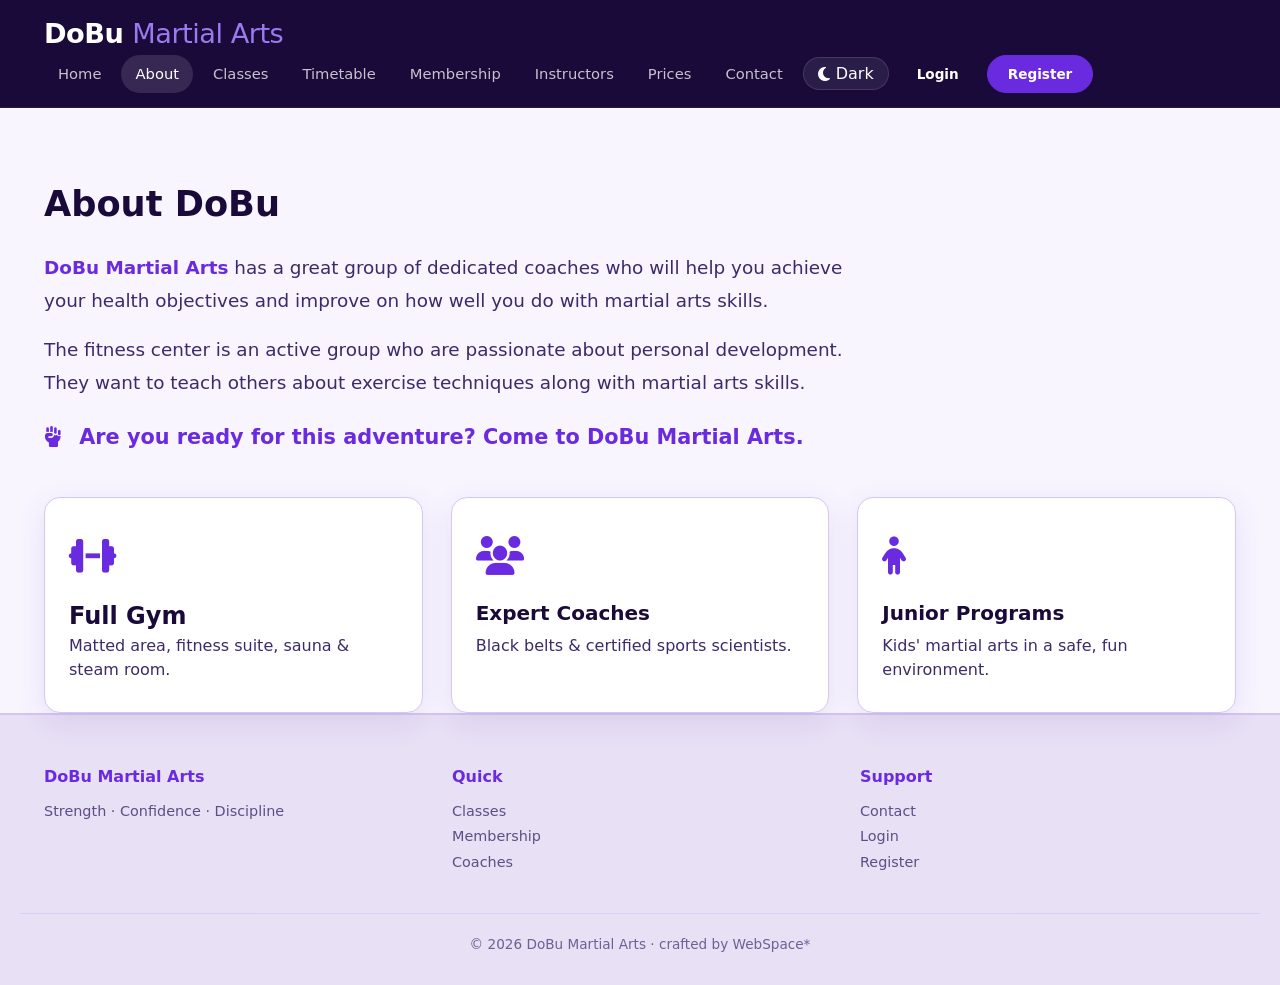
<file: about.html>
<!DOCTYPE html>
<html lang="en" data-theme="light">
<head>
    <meta charset="UTF-8" >
    <meta name="viewport" content="width=device-width, initial-scale=1.0" >
    <title>DoBu Martial Arts · About</title>
    <link rel="stylesheet" href="https://cdnjs.cloudflare.com/ajax/libs/font-awesome/6.5.0/css/all.min.css" >
    <link rel="stylesheet" href="css/about.css">
       
</head>
<body>

    <header>
        <div class="container header-flex">
            <a href="index.html" class="logo">DoBu <span>Martial Arts</span></a>
            <button class="hamburger" id="menuToggle" aria-label="menu">
                <i class="fas fa-bars"></i>
            </button>
            <nav class="nav-links" id="navLinks">
                <a href="index.html">Home</a>
                <a href="about.html" class="active">About</a>
                <a href="classes.html">Classes</a>
                <a href="timetable.html">Timetable</a>
                <a href="membership.html">Membership</a>
                <a href="instructors.html">Instructors</a>
                <a href="prices.html">Prices</a>
                <a href="contact.html">Contact</a>
                <div class="nav-actions">
                    <button class="theme-toggle" id="themeToggle">
                        <i class="fas fa-moon" id="themeIcon"></i>
                        <span id="themeLabel">Dark</span>
                    </button>
                    <a href="membership.html" id="loginNav">Login</a>
                    <a href="membership.html" id="registerNav">Register</a>
                </div>
            </nav>
        </div>
    </header>

    <section id="about" class="container" style="padding-top:70px;">
        <h1 class="section-title">About DoBu</h1>
        <div class="about-text">
            <p>
                <span class="highlight-text">DoBu Martial Arts</span> has a great group of dedicated coaches who will help you achieve your health objectives and improve on how well you do with martial arts skills. 
            </p>
            <p style="margin-top:16px;">
                The fitness center is an active group who are passionate about personal development. They want to teach others about exercise techniques along with martial arts skills.
            </p>
            <span class="cta-line">
                <i class="fas fa-fist-raised" style="color:var(--purple); margin-right:10px;"></i>
                Are you ready for this adventure? Come to DoBu Martial Arts.
            </span>
        </div>
        
        <div class="grid-3" style="margin-top:40px;">
            <div class="card">
                <div class="icon"><i class="fas fa-dumbbell"></i></div>
                <h2>Full Gym</h2>
                <p>Matted area, fitness suite, sauna &amp; steam room.</p>
            </div>
            <div class="card">
                <div class="icon"><i class="fas fa-users"></i></div>
                <h3>Expert Coaches</h3>
                <p>Black belts &amp; certified sports scientists.</p>
            </div>
            <div class="card">
                <div class="icon"><i class="fas fa-child"></i></div>
                <h3>Junior Programs</h3>
                <p>Kids' martial arts in a safe, fun environment.</p>
            </div>
        </div>
    </section>

    <footer>
        <div class="container footer-grid">
            <div>
                <h4>DoBu Martial Arts</h4>
                <p style="font-size:0.9rem;">Strength · Confidence · Discipline</p>
            </div>
            <div>
                <h4>Quick</h4>
                <a href="classes.html">Classes</a>
                <a href="membership.html">Membership</a>
                <a href="instructors.html">Coaches</a>
            </div>
            <div>
                <h4>Support</h4>
                <a href="contact.html">Contact</a>
                <a href="membership.html">Login</a>
                <a href="membership.html">Register</a>
            </div>
        </div>
        <div class="footer-bottom">© 2026 DoBu Martial Arts · crafted by WebSpace*</div>
    </footer>

    <script>
        (function() {
            const menuToggle = document.getElementById('menuToggle');
            const navLinks = document.getElementById('navLinks');
            if (menuToggle && navLinks) {
                menuToggle.addEventListener('click', function() {
                    navLinks.classList.toggle('open');
                });
            }

            const themeToggle = document.getElementById('themeToggle');
            const themeIcon = document.getElementById('themeIcon');
            const themeLabel = document.getElementById('themeLabel');
            const html = document.documentElement;

            const stored = localStorage.getItem('theme') || 'light';
            html.setAttribute('data-theme', stored);
            updateUI(stored);

            if (themeToggle) {
                themeToggle.addEventListener('click', function() {
                    const current = html.getAttribute('data-theme');
                    const next = current === 'light' ? 'dark' : 'light';
                    html.setAttribute('data-theme', next);
                    localStorage.setItem('theme', next);
                    updateUI(next);
                });
            }

            function updateUI(theme) {
                if (themeIcon && themeLabel) {
                    if (theme === 'dark') {
                        themeIcon.className = 'fas fa-sun';
                        themeLabel.textContent = 'Light';
                    } else {
                        themeIcon.className = 'fas fa-moon';
                        themeLabel.textContent = 'Dark';
                    }
                }
            }
        })();
    </script>
</body>
</html>
</file>
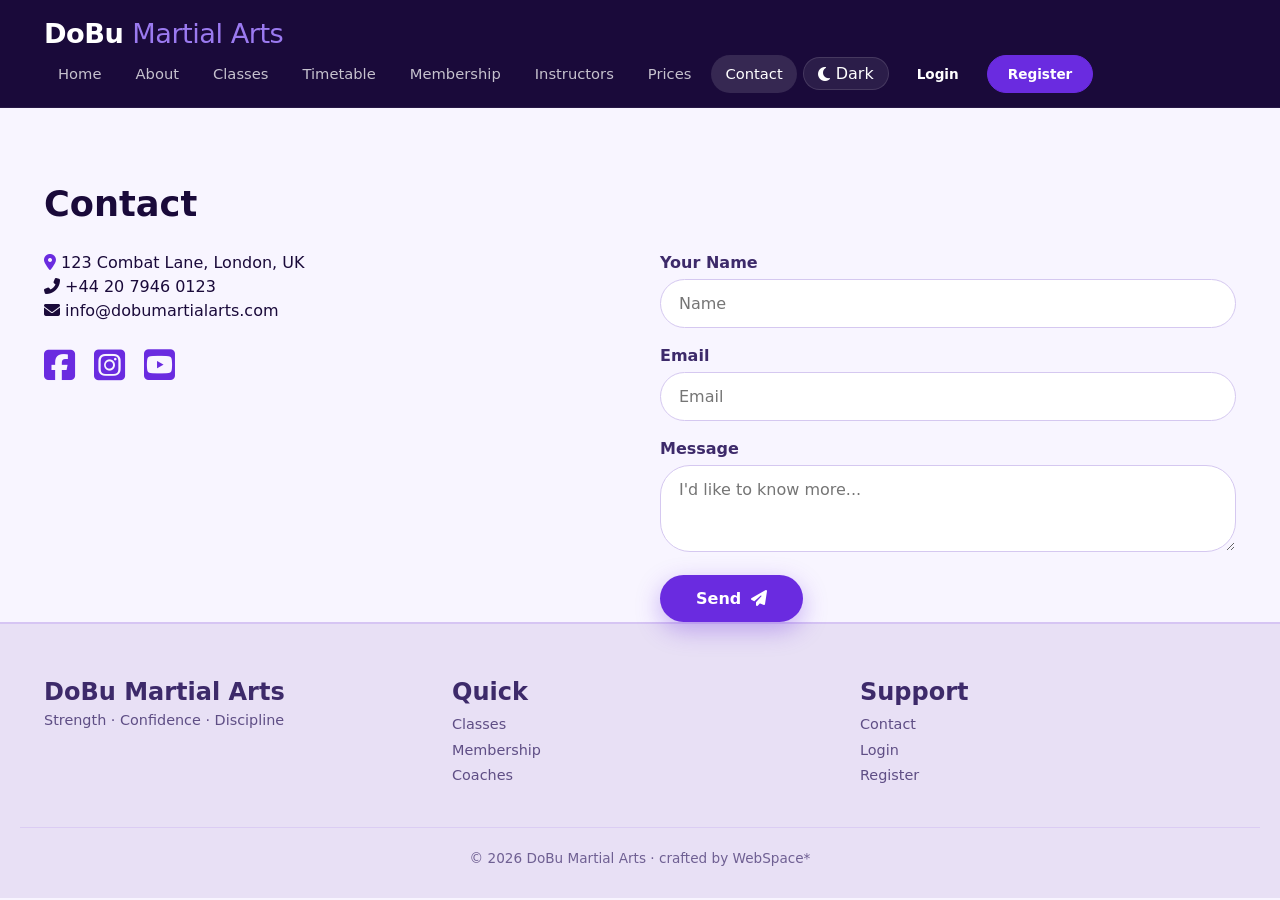
<file: contact.html>
<!DOCTYPE html>
<html lang="en" data-theme="light">
<head>
    <meta charset="UTF-8" >
    <meta name="viewport" content="width=device-width, initial-scale=1.0" >
    <title>DoBu Martial Arts · Contact</title>
    <link rel="stylesheet" href="https://cdnjs.cloudflare.com/ajax/libs/font-awesome/6.5.0/css/all.min.css" >
<link rel="stylesheet" href="css/contact.css">
</head>
<body>

    <header>
        <div class="container header-flex">
            <a href="index.html" class="logo">DoBu <span>Martial Arts</span></a>
            <button class="hamburger" id="menuToggle" aria-label="menu">
                <i class="fas fa-bars"></i>
            </button>
            <nav class="nav-links" id="navLinks">
                <a href="index.html">Home</a>
                <a href="about.html">About</a>
                <a href="classes.html">Classes</a>
                <a href="timetable.html">Timetable</a>
                <a href="membership.html">Membership</a>
                <a href="instructors.html">Instructors</a>
                <a href="prices.html">Prices</a>
                <a href="contact.html" class="active">Contact</a>
                <div class="nav-actions">
                    <button class="theme-toggle" id="themeToggle">
                        <i class="fas fa-moon" id="themeIcon"></i>
                        <span id="themeLabel">Dark</span>
                    </button>
                    <a href="membership.html" id="loginNav">Login</a>
                    <a href="membership.html" id="registerNav">Register</a>
                </div>
            </nav>
        </div>
    </header>

    <section id="contact" class="container" style="padding-top:70px;">
        <h1 class="section-title">Contact</h1>
        <div class="contact-grid">
            <div>
                <p><i class="fas fa-map-marker-alt" style="color:var(--purple);"></i> 123 Combat Lane, London, UK</p>
                <p><i class="fas fa-phone-alt"></i> +44 20 7946 0123</p>
                <p><i class="fas fa-envelope"></i> info@dobumartialarts.com</p>
                <div style="margin-top:24px;">
                    <i class="fab fa-facebook-square" style="font-size:2.2rem; margin-right:14px; color:var(--purple);"></i>
                    <i class="fab fa-instagram-square" style="font-size:2.2rem; margin-right:14px; color:var(--purple);"></i>
                    <i class="fab fa-youtube-square" style="font-size:2.2rem; color:var(--purple);"></i>
                </div>
            </div>
            <div>
                <div class="form-group"><label>Your Name</label><input type="text" placeholder="Name" ></div>
                <div class="form-group"><label>Email</label><input type="email" placeholder="Email" ></div>
                <div class="form-group"><label>Message</label><textarea rows="3" placeholder="I'd like to know more..."></textarea></div>
                <button class="btn-primary">Send <i class="fas fa-paper-plane"></i></button>
            </div>
        </div>
    </section>

    <footer>
        <div class="container footer-grid">
            <div>
                <h2>DoBu Martial Arts</h2>
                <p style="font-size:0.9rem;">Strength · Confidence · Discipline</p>
            </div>
            <div>
                <h2>Quick</h2>
                <a href="classes.html">Classes</a>
                <a href="membership.html">Membership</a>
                <a href="instructors.html">Coaches</a>
            </div>
            <div>
                <h2>Support</h2>
                <a href="contact.html">Contact</a>
                <a href="membership.html">Login</a>
                <a href="membership.html">Register</a>
            </div>
        </div>
        <div class="footer-bottom">© 2026 DoBu Martial Arts · crafted by WebSpace*</div>
    </footer>

    <script>
        (function() {
            const menuToggle = document.getElementById('menuToggle');
            const navLinks = document.getElementById('navLinks');
            if (menuToggle && navLinks) {
                menuToggle.addEventListener('click', function() {
                    navLinks.classList.toggle('open');
                });
            }

            const themeToggle = document.getElementById('themeToggle');
            const themeIcon = document.getElementById('themeIcon');
            const themeLabel = document.getElementById('themeLabel');
            const html = document.documentElement;

            const stored = localStorage.getItem('theme') || 'light';
            html.setAttribute('data-theme', stored);
            updateUI(stored);

            if (themeToggle) {
                themeToggle.addEventListener('click', function() {
                    const current = html.getAttribute('data-theme');
                    const next = current === 'light' ? 'dark' : 'light';
                    html.setAttribute('data-theme', next);
                    localStorage.setItem('theme', next);
                    updateUI(next);
                });
            }

            function updateUI(theme) {
                if (themeIcon && themeLabel) {
                    if (theme === 'dark') {
                        themeIcon.className = 'fas fa-sun';
                        themeLabel.textContent = 'Light';
                    } else {
                        themeIcon.className = 'fas fa-moon';
                        themeLabel.textContent = 'Dark';
                    }
                }
            }
        })();
    </script>
</body>
</html>
</file>
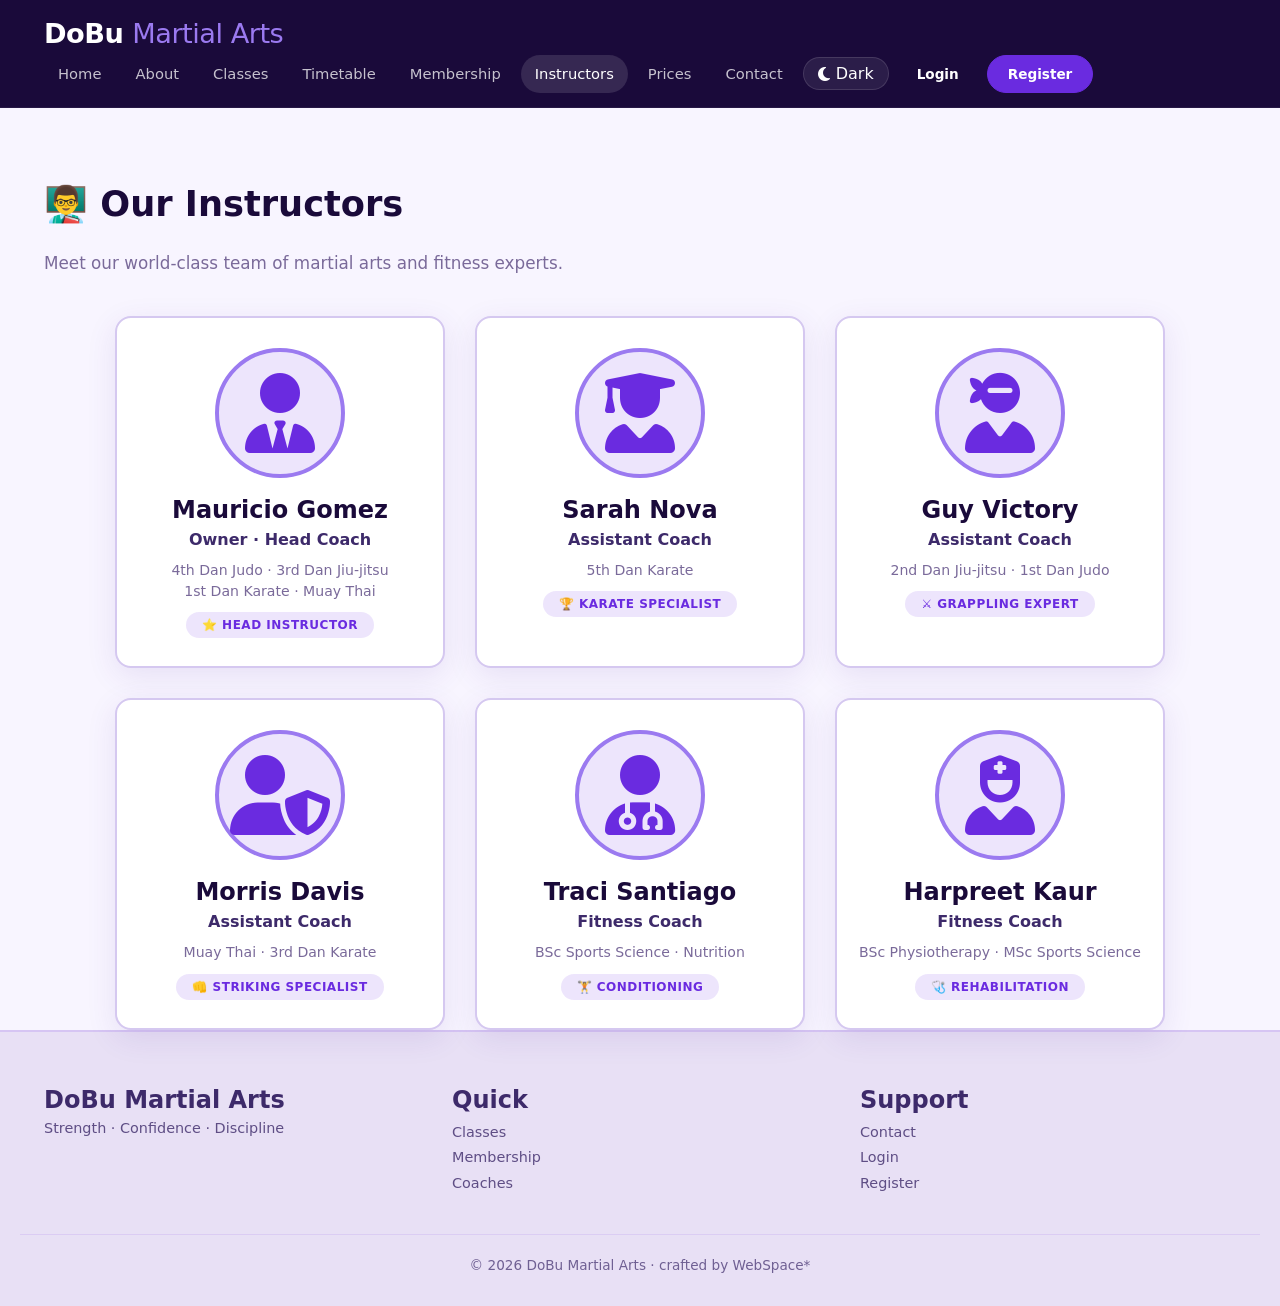
<file: instructors.html>
<!DOCTYPE html>
<html lang="en" data-theme="light">
<head>
    <meta charset="UTF-8" >
    <meta name="viewport" content="width=device-width, initial-scale=1.0" >
    <title>DoBu Martial Arts · Instructors</title>
    <link rel="stylesheet" href="https://cdnjs.cloudflare.com/ajax/libs/font-awesome/6.5.0/css/all.min.css" >
    <link rel="stylesheet" href="css/instructors.css">

</head>
<body>

    <header>
        <div class="container header-flex">
            <a href="index.html" class="logo">DoBu <span>Martial Arts</span></a>
            <button class="hamburger" id="menuToggle" aria-label="menu">
                <i class="fas fa-bars"></i>
            </button>
            <nav class="nav-links" id="navLinks">
                <a href="index.html">Home</a>
                <a href="about.html">About</a>
                <a href="classes.html">Classes</a>
                <a href="timetable.html">Timetable</a>
                <a href="membership.html">Membership</a>
                <a href="instructors.html" class="active">Instructors</a>
                <a href="prices.html">Prices</a>
                <a href="contact.html">Contact</a>
                <div class="nav-actions">
                    <button class="theme-toggle" id="themeToggle">
                        <i class="fas fa-moon" id="themeIcon"></i>
                        <span id="themeLabel">Dark</span>
                    </button>
                    <a href="membership.html" id="loginNav">Login</a>
                    <a href="membership.html" id="registerNav">Register</a>
                </div>
            </nav>
        </div>
    </header>

    <section id="instructors" class="container" style="padding-top:70px;">
        <h1 class="section-title">👨‍🏫 Our Instructors</h1>
        <p class="section-sub">Meet our world-class team of martial arts and fitness experts.</p>
        <div class="instructor-grid">
            <div class="instructor-item">
                <div class="instructor-avatar"><i class="fas fa-user-tie"></i></div>
                <h2>Mauricio Gomez</h2>
                <div class="title">Owner · Head Coach</div>
                <p>4th Dan Judo · 3rd Dan Jiu-jitsu<br>1st Dan Karate · Muay Thai</p>
                <span class="badge">⭐ Head Instructor</span>
            </div>
            <div class="instructor-item">
                <div class="instructor-avatar"><i class="fas fa-user-graduate"></i></div>
                <h2>Sarah Nova</h2>
                <div class="title">Assistant Coach</div>
                <p>5th Dan Karate</p>
                <span class="badge">🏆 Karate Specialist</span>
            </div>
            <div class="instructor-item">
                <div class="instructor-avatar"><i class="fas fa-user-ninja"></i></div>
                <h2>Guy Victory</h2>
                <div class="title">Assistant Coach</div>
                <p>2nd Dan Jiu-jitsu · 1st Dan Judo</p>
                <span class="badge">⚔️ Grappling Expert</span>
            </div>
            <div class="instructor-item">
                <div class="instructor-avatar"><i class="fas fa-user-shield"></i></div>
                <h2>Morris Davis</h2>
                <div class="title">Assistant Coach</div>
                <p>Muay Thai · 3rd Dan Karate</p>
                <span class="badge">👊 Striking Specialist</span>
            </div>
            <div class="instructor-item">
                <div class="instructor-avatar"><i class="fas fa-user-md"></i></div>
                <h2>Traci Santiago</h2>
                <div class="title">Fitness Coach</div>
                <p>BSc Sports Science · Nutrition</p>
                <span class="badge">🏋️ Conditioning</span>
            </div>
            <div class="instructor-item">
                <div class="instructor-avatar"><i class="fas fa-user-nurse"></i></div>
                <h2>Harpreet Kaur</h2>
                <div class="title">Fitness Coach</div>
                <p>BSc Physiotherapy · MSc Sports Science</p>
                <span class="badge">🩺 Rehabilitation</span>
            </div>
        </div>
    </section>

    <footer>
        <div class="container footer-grid">
            <div>
                <h2>DoBu Martial Arts</h2>
                <p style="font-size:0.9rem;">Strength · Confidence · Discipline</p>
            </div>
            <div>
                <h2>Quick</h2>
                <a href="classes.html">Classes</a>
                <a href="membership.html">Membership</a>
                <a href="instructors.html">Coaches</a>
            </div>
            <div>
                <h2>Support</h2>
                <a href="contact.html">Contact</a>
                <a href="membership.html">Login</a>
                <a href="membership.html">Register</a>
            </div>
        </div>
        <div class="footer-bottom">© 2026 DoBu Martial Arts · crafted by WebSpace*</div>
    </footer>

    <script>
        (function() {
            const menuToggle = document.getElementById('menuToggle');
            const navLinks = document.getElementById('navLinks');
            if (menuToggle && navLinks) {
                menuToggle.addEventListener('click', function() {
                    navLinks.classList.toggle('open');
                });
            }

            const themeToggle = document.getElementById('themeToggle');
            const themeIcon = document.getElementById('themeIcon');
            const themeLabel = document.getElementById('themeLabel');
            const html = document.documentElement;

            const stored = localStorage.getItem('theme') || 'light';
            html.setAttribute('data-theme', stored);
            updateUI(stored);

            if (themeToggle) {
                themeToggle.addEventListener('click', function() {
                    const current = html.getAttribute('data-theme');
                    const next = current === 'light' ? 'dark' : 'light';
                    html.setAttribute('data-theme', next);
                    localStorage.setItem('theme', next);
                    updateUI(next);
                });
            }

            function updateUI(theme) {
                if (themeIcon && themeLabel) {
                    if (theme === 'dark') {
                        themeIcon.className = 'fas fa-sun';
                        themeLabel.textContent = 'Light';
                    } else {
                        themeIcon.className = 'fas fa-moon';
                        themeLabel.textContent = 'Dark';
                    }
                }
            }
        })();
    </script>
</body>
</html>
</file>
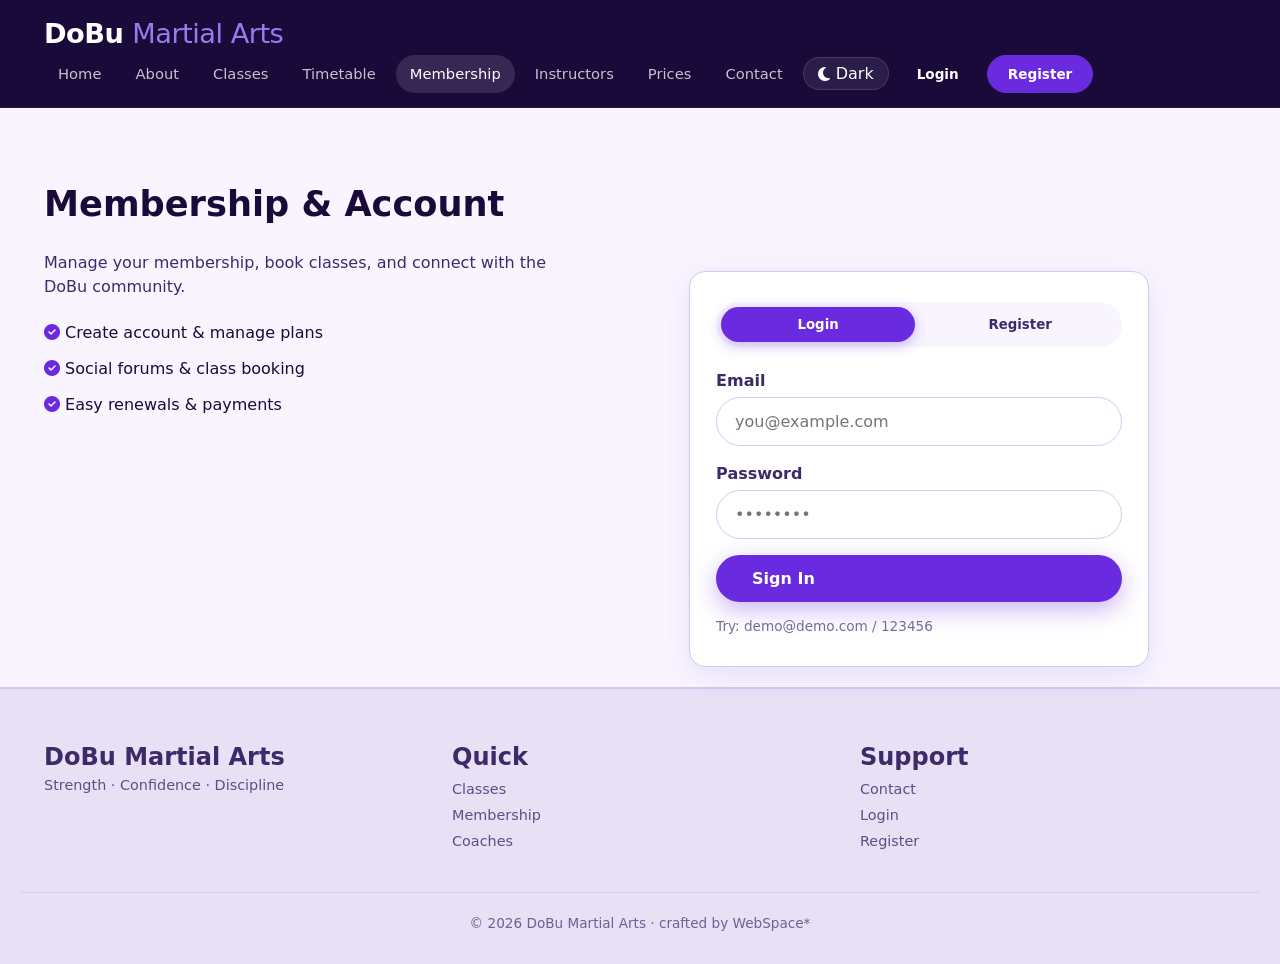
<file: membership.html>
<!DOCTYPE html>
<html lang="en" data-theme="light">
<head>
    <meta charset="UTF-8" >
    <meta name="viewport" content="width=device-width, initial-scale=1.0" >
    <title>DoBu Martial Arts · Membership</title>
    <link rel="stylesheet" href="https://cdnjs.cloudflare.com/ajax/libs/font-awesome/6.5.0/css/all.min.css" >
    <link rel="stylesheet" href="css/membership.css">
</head>
<body>

    <header>
        <div class="container header-flex">
            <a href="index.html" class="logo">DoBu <span>Martial Arts</span></a>
            <button class="hamburger" id="menuToggle" aria-label="menu">
                <i class="fas fa-bars"></i>
            </button>
            <nav class="nav-links" id="navLinks">
                <a href="index.html">Home</a>
                <a href="about.html">About</a>
                <a href="classes.html">Classes</a>
                <a href="timetable.html">Timetable</a>
                <a href="membership.html" class="active">Membership</a>
                <a href="instructors.html">Instructors</a>
                <a href="prices.html">Prices</a>
                <a href="contact.html">Contact</a>
                <div class="nav-actions">
                    <button class="theme-toggle" id="themeToggle">
                        <i class="fas fa-moon" id="themeIcon"></i>
                        <span id="themeLabel">Dark</span>
                    </button>
                    <a href="membership.html" id="loginNav">Login</a>
                    <a href="membership.html" id="registerNav">Register</a>
                </div>
            </nav>
        </div>
    </header>

    <section id="membership" class="container" style="padding-top:70px;">
        <h1 class="section-title">Membership &amp; Account</h1>
        <div style="display:flex; flex-wrap:wrap; gap:30px; align-items:flex-start;">
            <div style="flex:1; min-width:220px;">
                <p style="color:var(--text-secondary);">Manage your membership, book classes, and connect with the DoBu community.</p>
                <ul style="list-style:none; margin-top:16px;">
                    <li style="padding:6px 0;"><i class="fas fa-check-circle" style="color:var(--purple);"></i> Create account &amp; manage plans</li>
                    <li style="padding:6px 0;"><i class="fas fa-check-circle" style="color:var(--purple);"></i> Social forums &amp; class booking</li>
                    <li style="padding:6px 0;"><i class="fas fa-check-circle" style="color:var(--purple);"></i> Easy renewals &amp; payments</li>
                </ul>
            </div>
            <div style="flex:1.2; min-width:280px;">
                <div class="auth-panel">
                    <div class="toggle-tab" id="authToggle">
                        <button class="active" data-form="loginForm" id="loginTab">Login</button>
                        <button data-form="registerForm" id="registerTab">Register</button>
                    </div>
                    <div id="loginForm" class="auth-form">
                        <div class="form-group"><label>Email</label><input type="email" id="loginEmail" placeholder="you@example.com" ></div>
                        <div class="form-group"><label>Password</label><input type="password" id="loginPassword" placeholder="••••••••" ></div>
                        <button class="btn-primary" id="loginBtn" style="width:100%;">Sign In</button>
                        <p class="text-muted" style="margin-top:14px; font-size:0.85rem;">Try: demo@demo.com / 123456</p>
                    </div>
                    <div id="registerForm" class="auth-form hidden">
                        <div class="form-group"><label>Full Name</label><input type="text" id="regName" placeholder="John Doe" ></div>
                        <div class="form-group"><label>Email</label><input type="email" id="regEmail" placeholder="you@example.com"></div>
                        <div class="form-group"><label>Password</label><input type="password" id="regPassword" placeholder="create password" ></div>
                        <button class="btn-primary" id="registerBtn" style="width:100%;">Create Account</button>
                        <p class="text-muted" style="margin-top:14px; font-size:0.85rem;">Join the DoBu family</p>
                    </div>
                </div>
            </div>
        </div>
    </section>

    <footer>
        <div class="container footer-grid">
            <div>
                <h2>DoBu Martial Arts</h2>
                <p style="font-size:0.9rem;">Strength · Confidence · Discipline</p>
            </div>
            <div>
                <h2>Quick</h2>
                <a href="classes.html">Classes</a>
                <a href="membership.html">Membership</a>
                <a href="instructors.html">Coaches</a>
            </div>
            <div>
                <h2>Support</h2>
                <a href="contact.html">Contact</a>
                <a href="membership.html">Login</a>
                <a href="membership.html">Register</a>
            </div>
        </div>
        <div class="footer-bottom">© 2026 DoBu Martial Arts · crafted by WebSpace*</div>
    </footer>

    <script>
        (function() {
            const menuToggle = document.getElementById('menuToggle');
            const navLinks = document.getElementById('navLinks');
            if (menuToggle && navLinks) {
                menuToggle.addEventListener('click', function() {
                    navLinks.classList.toggle('open');
                });
            }

            const loginNav = document.getElementById('loginNav');
            const registerNav = document.getElementById('registerNav');
            const loginTab = document.getElementById('loginTab');
            const registerTab = document.getElementById('registerTab');
            const loginForm = document.getElementById('loginForm');
            const registerForm = document.getElementById('registerForm');

            function setActiveForm(formId) {
                if (!loginForm || !registerForm) return;
                if (formId === 'loginForm') {
                    loginForm.classList.remove('hidden');
                    registerForm.classList.add('hidden');
                    if (loginTab) loginTab.classList.add('active');
                    if (registerTab) registerTab.classList.remove('active');
                } else {
                    loginForm.classList.add('hidden');
                    registerForm.classList.remove('hidden');
                    if (registerTab) registerTab.classList.add('active');
                    if (loginTab) loginTab.classList.remove('active');
                }
            }

            const toggleBtns = document.querySelectorAll('#authToggle button');
            if (toggleBtns.length) {
                toggleBtns.forEach(btn => {
                    btn.addEventListener('click', function() {
                        setActiveForm(this.dataset.form);
                    });
                });
            }

            if (loginNav) {
                loginNav.addEventListener('click', function(e) {
                    e.preventDefault();
                    setTimeout(() => setActiveForm('loginForm'), 100);
                });
            }

            if (registerNav) {
                registerNav.addEventListener('click', function(e) {
                    e.preventDefault();
                    setTimeout(() => setActiveForm('registerForm'), 100);
                });
            }

            const loginBtn = document.getElementById('loginBtn');
            const loginEmail = document.getElementById('loginEmail');
            const loginPassword = document.getElementById('loginPassword');

            if (loginBtn) {
                loginBtn.addEventListener('click', function(e) {
                    e.preventDefault();
                    const email = loginEmail.value.trim();
                    const password = loginPassword.value.trim();

                    if (email === '' || password === '') {
                        alert('⚠️ Please enter both email and password.');
                        return;
                    }
                    if (!email.includes('@') || !email.includes('.')) {
                        alert('⚠️ Please enter a valid email address.');
                        return;
                    }
                    alert('✅ Login successful! Welcome to DoBu Martial Arts, ' + email.split('@')[0] + '! 🎉');
                });
            }

            const registerBtn = document.getElementById('registerBtn');
            const regName = document.getElementById('regName');
            const regEmail = document.getElementById('regEmail');
            const regPassword = document.getElementById('regPassword');

            if (registerBtn) {
                registerBtn.addEventListener('click', function(e) {
                    e.preventDefault();
                    const name = regName.value.trim();
                    const email = regEmail.value.trim();
                    const password = regPassword.value.trim();

                    if (name === '' || email === '' || password === '') {
                        alert('⚠️ Please fill in all fields (Name, Email, Password).');
                        return;
                    }
                    if (!email.includes('@') || !email.includes('.')) {
                        alert('⚠️ Please enter a valid email address.');
                        return;
                    }
                    if (password.length < 6) {
                        alert('⚠️ Password must be at least 6 characters long.');
                        return;
                    }
                    alert('🎉 Account created successfully! Welcome to DoBu Martial Arts, ' + name + '! 🥋');
                    regName.value = '';
                    regEmail.value = '';
                    regPassword.value = '';
                });
            }

            const themeToggle = document.getElementById('themeToggle');
            const themeIcon = document.getElementById('themeIcon');
            const themeLabel = document.getElementById('themeLabel');
            const html = document.documentElement;

            const stored = localStorage.getItem('theme') || 'light';
            html.setAttribute('data-theme', stored);
            updateUI(stored);

            if (themeToggle) {
                themeToggle.addEventListener('click', function() {
                    const current = html.getAttribute('data-theme');
                    const next = current === 'light' ? 'dark' : 'light';
                    html.setAttribute('data-theme', next);
                    localStorage.setItem('theme', next);
                    updateUI(next);
                });
            }

            function updateUI(theme) {
                if (themeIcon && themeLabel) {
                    if (theme === 'dark') {
                        themeIcon.className = 'fas fa-sun';
                        themeLabel.textContent = 'Light';
                    } else {
                        themeIcon.className = 'fas fa-moon';
                        themeLabel.textContent = 'Dark';
                    }
                }
            }
        })();
    </script>
</body>
</html>
</file>
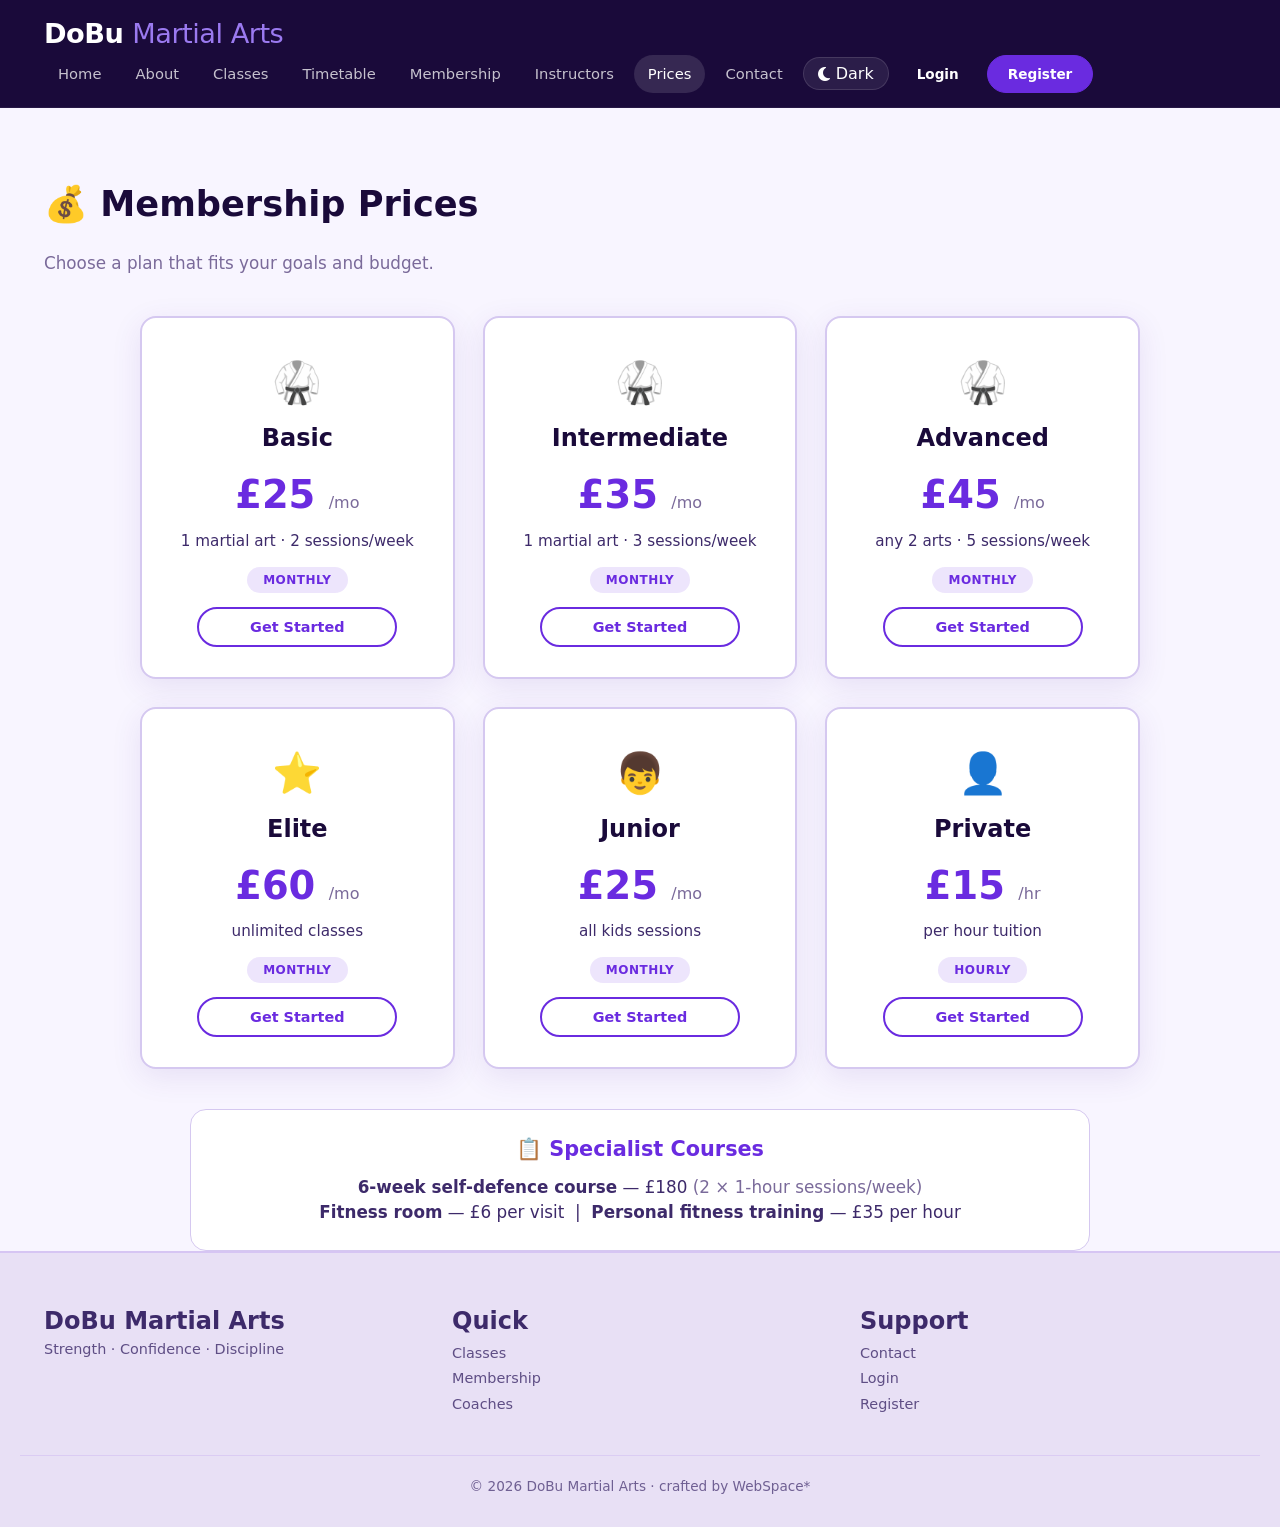
<file: prices.html>
<!DOCTYPE html>
<html lang="en" data-theme="light">
<head>
    <meta charset="UTF-8" >
    <meta name="viewport" content="width=device-width, initial-scale=1.0">
    <title>DoBu Martial Arts · Prices</title>
    <link rel="stylesheet" href="https://cdnjs.cloudflare.com/ajax/libs/font-awesome/6.5.0/css/all.min.css" >
    <link rel="stylesheet" href="css/prices.css">
  
</head>
<body>

    <header>
        <div class="container header-flex">
            <a href="index.html" class="logo">DoBu <span>Martial Arts</span></a>
            <button class="hamburger" id="menuToggle" aria-label="menu">
                <i class="fas fa-bars"></i>
            </button>
            <nav class="nav-links" id="navLinks">
                <a href="index.html">Home</a>
                <a href="about.html">About</a>
                <a href="classes.html">Classes</a>
                <a href="timetable.html">Timetable</a>
                <a href="membership.html">Membership</a>
                <a href="instructors.html">Instructors</a>
                <a href="prices.html" class="active">Prices</a>
                <a href="contact.html">Contact</a>
                <div class="nav-actions">
                    <button class="theme-toggle" id="themeToggle">
                        <i class="fas fa-moon" id="themeIcon"></i>
                        <span id="themeLabel">Dark</span>
                    </button>
                    <a href="membership.html" id="loginNav">Login</a>
                    <a href="membership.html" id="registerNav">Register</a>
                </div>
            </nav>
        </div>
    </header>

    <section id="prices" class="container" style="padding-top:70px;">
        <h1 class="section-title">💰 Membership Prices</h1>
        <p class="section-sub">Choose a plan that fits your goals and budget.</p>
        
        <div class="plans-grid">
            <div class="plan">
                <div class="plan-icon">🥋</div>
                <h2>Basic</h2>
                <div class="price">£25 <small>/mo</small></div>
                <div class="description">1 martial art · 2 sessions/week</div>
                <span class="plan-badge">Monthly</span>
                <button class="btn-outline">Get Started</button>
            </div>
            <div class="plan">
                <div class="plan-icon">🥋</div>
                <h2>Intermediate</h2>
                <div class="price">£35 <small>/mo</small></div>
                <div class="description">1 martial art · 3 sessions/week</div>
                <span class="plan-badge">Monthly</span>
                <button class="btn-outline">Get Started</button>
            </div>
            <div class="plan">
                <div class="plan-icon">🥋</div>
                <h2>Advanced</h2>
                <div class="price">£45 <small>/mo</small></div>
                <div class="description">any 2 arts · 5 sessions/week</div>
                <span class="plan-badge">Monthly</span>
                <button class="btn-outline">Get Started</button>
            </div>
            <div class="plan">
                <div class="plan-icon">⭐</div>
                <h2>Elite</h2>
                <div class="price">£60 <small>/mo</small></div>
                <div class="description">unlimited classes</div>
                <span class="plan-badge">Monthly</span>
                <button class="btn-outline">Get Started</button>
            </div>
            <div class="plan">
                <div class="plan-icon">👦</div>
                <h2>Junior</h2>
                <div class="price">£25 <small>/mo</small></div>
                <div class="description">all kids sessions</div>
                <span class="plan-badge">Monthly</span>
                <button class="btn-outline">Get Started</button>
            </div>
            <div class="plan">
                <div class="plan-icon">👤</div>
                <h2>Private</h2>
                <div class="price">£15 <small>/hr</small></div>
                <div class="description">per hour tuition</div>
                <span class="plan-badge">Hourly</span>
                <button class="btn-outline">Get Started</button>
            </div>
        </div>

        <div style="margin-top:40px; background:var(--bg-card); padding:24px 32px; border-radius:var(--radius); border:1px solid var(--border-light); text-align:center; max-width:900px; margin-left:auto; margin-right:auto;">
            <h2 style="color:var(--purple); margin-bottom:10px; font-size:1.3rem;">📋 Specialist Courses</h2>
            <p style="color:var(--text-secondary); font-size:1.05rem;">
                <strong>6‑week self‑defence course</strong> — £180 <span style="color:var(--text-muted);">(2 × 1-hour sessions/week)</span><br>
                <strong>Fitness room</strong> — £6 per visit &nbsp;|&nbsp; <strong>Personal fitness training</strong> — £35 per hour
            </p>
        </div>
    </section>

    <footer>
        <div class="container footer-grid">
            <div>
                <h2>DoBu Martial Arts</h2>
                <p style="font-size:0.9rem;">Strength · Confidence · Discipline</p>
            </div>
            <div>
                <h2>Quick</h2>
                <a href="classes.html">Classes</a>
                <a href="membership.html">Membership</a>
                <a href="instructors.html">Coaches</a>
            </div>
            <div>
                <h2>Support</h2>
                <a href="contact.html">Contact</a>
                <a href="membership.html">Login</a>
                <a href="membership.html">Register</a>
            </div>
        </div>
        <div class="footer-bottom">© 2026 DoBu Martial Arts · crafted by WebSpace*</div>
    </footer>

    <script>
        (function() {
            const menuToggle = document.getElementById('menuToggle');
            const navLinks = document.getElementById('navLinks');
            if (menuToggle && navLinks) {
                menuToggle.addEventListener('click', function() {
                    navLinks.classList.toggle('open');
                });
            }

            const themeToggle = document.getElementById('themeToggle');
            const themeIcon = document.getElementById('themeIcon');
            const themeLabel = document.getElementById('themeLabel');
            const html = document.documentElement;

            const stored = localStorage.getItem('theme') || 'light';
            html.setAttribute('data-theme', stored);
            updateUI(stored);

            if (themeToggle) {
                themeToggle.addEventListener('click', function() {
                    const current = html.getAttribute('data-theme');
                    const next = current === 'light' ? 'dark' : 'light';
                    html.setAttribute('data-theme', next);
                    localStorage.setItem('theme', next);
                    updateUI(next);
                });
            }

            function updateUI(theme) {
                if (themeIcon && themeLabel) {
                    if (theme === 'dark') {
                        themeIcon.className = 'fas fa-sun';
                        themeLabel.textContent = 'Light';
                    } else {
                        themeIcon.className = 'fas fa-moon';
                        themeLabel.textContent = 'Dark';
                    }
                }
            }
        })();
    </script>
</body>
</html>
</file>
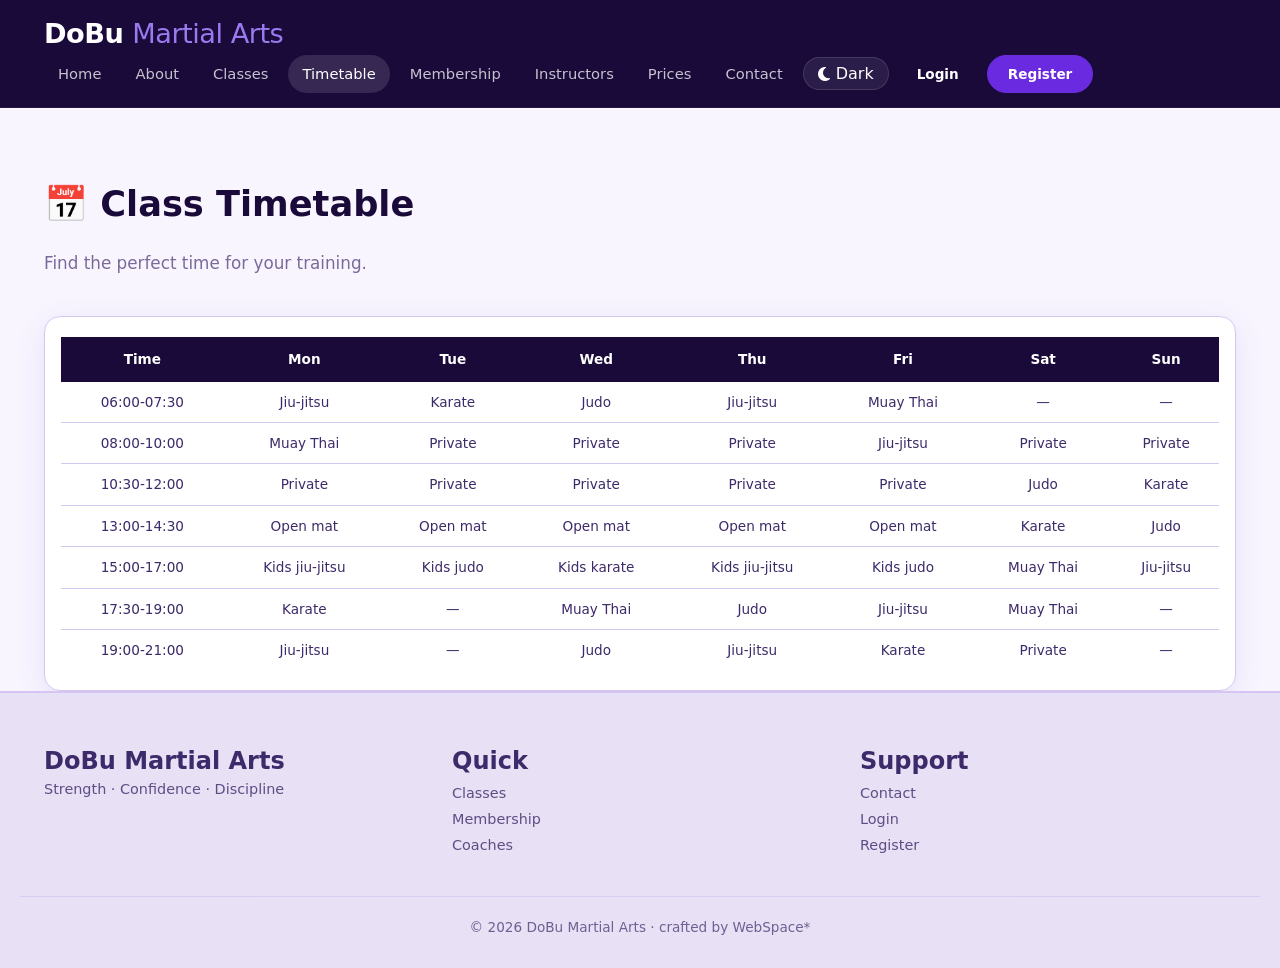
<file: timetable.html>
<!DOCTYPE html>
<html lang="en" data-theme="light">
<head>
    <meta charset="UTF-8">
    <meta name="viewport" content="width=device-width, initial-scale=1.0">
    <title>DoBu Martial Arts · Timetable</title>
    <link rel="stylesheet" href="https://cdnjs.cloudflare.com/ajax/libs/font-awesome/6.5.0/css/all.min.css">
    <link rel="stylesheet" href="css/timetable.css">
</head>
<body>

    <header>
        <div class="container header-flex">
            <a href="index.html" class="logo">DoBu <span>Martial Arts</span></a>
            <button class="hamburger" id="menuToggle" aria-label="menu">
                <i class="fas fa-bars"></i>
            </button>
            <nav class="nav-links" id="navLinks">
                <a href="index.html">Home</a>
                <a href="about.html">About</a>
                <a href="classes.html">Classes</a>
                <a href="timetable.html" class="active">Timetable</a>
                <a href="membership.html">Membership</a>
                <a href="instructors.html">Instructors</a>
                <a href="prices.html">Prices</a>
                <a href="contact.html">Contact</a>
                <div class="nav-actions">
                    <button class="theme-toggle" id="themeToggle">
                        <i class="fas fa-moon" id="themeIcon"></i>
                        <span id="themeLabel">Dark</span>
                    </button>
                    <a href="membership.html" id="loginNav">Login</a>
                    <a href="membership.html" id="registerNav">Register</a>
                </div>
            </nav>
        </div>
    </header>

    <section id="timetable" class="container" style="padding-top:70px;">
        <h1 class="section-title">📅 Class Timetable</h1>
        <p class="section-sub">Find the perfect time for your training.</p>
        
        <div class="timetable-wrap">
            <table>
                <thead><tr><th>Time</th><th>Mon</th><th>Tue</th><th>Wed</th><th>Thu</th><th>Fri</th><th>Sat</th><th>Sun</th></tr></thead>
                <tbody>
                    <tr><td>06:00-07:30</td><td>Jiu-jitsu</td><td>Karate</td><td>Judo</td><td>Jiu-jitsu</td><td>Muay Thai</td><td>—</td><td>—</td></tr>
                    <tr><td>08:00-10:00</td><td>Muay Thai</td><td>Private</td><td>Private</td><td>Private</td><td>Jiu-jitsu</td><td>Private</td><td>Private</td></tr>
                    <tr><td>10:30-12:00</td><td>Private</td><td>Private</td><td>Private</td><td>Private</td><td>Private</td><td>Judo</td><td>Karate</td></tr>
                    <tr><td>13:00-14:30</td><td>Open mat</td><td>Open mat</td><td>Open mat</td><td>Open mat</td><td>Open mat</td><td>Karate</td><td>Judo</td></tr>
                    <tr><td>15:00-17:00</td><td>Kids jiu-jitsu</td><td>Kids judo</td><td>Kids karate</td><td>Kids jiu-jitsu</td><td>Kids judo</td><td>Muay Thai</td><td>Jiu-jitsu</td></tr>
                    <tr><td>17:30-19:00</td><td>Karate</td><td>—</td><td>Muay Thai</td><td>Judo</td><td>Jiu-jitsu</td><td>Muay Thai</td><td>—</td></tr>
                    <tr><td>19:00-21:00</td><td>Jiu-jitsu</td><td>—</td><td>Judo</td><td>Jiu-jitsu</td><td>Karate</td><td>Private</td><td>—</td></tr>
                </tbody>
            </table>
        </div>
    </section>

    <footer>
        <div class="container footer-grid">
            <div>
                <h2>DoBu Martial Arts</h2>
                <p style="font-size:0.9rem;">Strength · Confidence · Discipline</p>
            </div>
            <div>
                <h2>Quick</h2>
                <a href="classes.html">Classes</a>
                <a href="membership.html">Membership</a>
                <a href="instructors.html">Coaches</a>
            </div>
            <div>
                <h2>Support</h2>
                <a href="contact.html">Contact</a>
                <a href="membership.html">Login</a>
                <a href="membership.html">Register</a>
            </div>
        </div>
        <div class="footer-bottom">© 2026 DoBu Martial Arts · crafted by WebSpace*</div>
    </footer>

    <script>
        (function() {
            const menuToggle = document.getElementById('menuToggle');
            const navLinks = document.getElementById('navLinks');
            if (menuToggle && navLinks) {
                menuToggle.addEventListener('click', function() {
                    navLinks.classList.toggle('open');
                });
            }

            const themeToggle = document.getElementById('themeToggle');
            const themeIcon = document.getElementById('themeIcon');
            const themeLabel = document.getElementById('themeLabel');
            const html = document.documentElement;

            const stored = localStorage.getItem('theme') || 'light';
            html.setAttribute('data-theme', stored);
            updateUI(stored);

            if (themeToggle) {
                themeToggle.addEventListener('click', function() {
                    const current = html.getAttribute('data-theme');
                    const next = current === 'light' ? 'dark' : 'light';
                    html.setAttribute('data-theme', next);
                    localStorage.setItem('theme', next);
                    updateUI(next);
                });
            }

            function updateUI(theme) {
                if (themeIcon && themeLabel) {
                    if (theme === 'dark') {
                        themeIcon.className = 'fas fa-sun';
                        themeLabel.textContent = 'Light';
                    } else {
                        themeIcon.className = 'fas fa-moon';
                        themeLabel.textContent = 'Dark';
                    }
                }
            }
        })();
    </script>
</body>
</html>
</file>
<file: css/about.css>
/* CSS အားလုံး index.html နဲ့ တူတူပါ */
        * {
            margin: 0;
            padding: 0;
            box-sizing: border-box;
            font-family: 'Inter', 'Segoe UI', Roboto, system-ui, sans-serif;
            transition: background-color 0.2s ease, color 0.2s ease, border-color 0.2s ease;
        }

        html { scroll-behavior: smooth; }

        :root {
            --bg-body: #f8f5ff;
            --bg-surface: #ffffff;
            --bg-card: #ffffff;
            --bg-header: #1a0a3a;
            --bg-hero: #f0ebfa;
            --bg-footer: #e8e0f5;
            --text-primary: #1a0a3a;
            --text-secondary: #3d2a6a;
            --text-muted: #7a6a9a;
            --text-inverse: #1a0a3a;
            --text-hero: #1a0a3a;
            --border-light: #d5c8f0;
            --shadow: 0 8px 30px rgba(80, 40, 160, 0.10);
            --shadow-hover: 0 16px 40px rgba(80, 40, 160, 0.18);
            --purple: #6a2be0;
            --purple-dark: #4f1ab8;
            --purple-light: #9b7af0;
            --purple-glow: rgba(106, 43, 224, 0.12);
            --radius: 16px;
            --radius-btn: 50px;
            --footer-text: #3d2a6a;
            --footer-border: rgba(106, 43, 224, 0.15);
        }

        [data-theme="dark"] {
            --bg-body: #0a0618;
            --bg-surface: #16102e;
            --bg-card: #1c1538;
            --bg-header: #0c0720;
            --bg-hero: #08041a;
            --bg-footer: #060312;
            --text-primary: #eeeaff;
            --text-secondary: #c5b8f0;
            --text-muted: #9a8aba;
            --text-inverse: #ffffff;
            --border-light: #3a2d66;
            --shadow: 0 8px 30px rgba(0, 0, 0, 0.5);
            --shadow-hover: 0 16px 40px rgba(0, 0, 0, 0.7);
            --purple: #8b5cf6;
            --purple-dark: #6a2be0;
            --purple-light: #b29cff;
            --purple-glow: rgba(106, 43, 224, 0.25);
            --footer-text: #9a8aba;
            --footer-border: rgba(255, 255, 255, 0.05);
        }

        body {
            background: var(--bg-body);
            color: var(--text-primary);
            line-height: 1.5;
        }

        .container {
            max-width: 1240px;
            margin: 0 auto;
            padding: 0 24px;
        }

        header {
            background: var(--bg-header);
            padding: 14px 0;
            position: sticky;
            top: 0;
            z-index: 100;
            border-bottom: 1px solid rgba(255, 255, 255, 0.06);
        }

        .header-flex {
            display: flex;
            align-items: center;
            justify-content: space-between;
            flex-wrap: wrap;
        }

        .logo {
            font-size: 1.7rem;
            font-weight: 800;
            color: #fff;
            letter-spacing: -0.5px;
            text-decoration: none;
        }
        .logo span { color: var(--purple-light); font-weight: 300; }

        .nav-links {
            display: flex;
            align-items: center;
            gap: 6px;
            flex-wrap: wrap;
        }

        .nav-links a {
            color: rgba(255, 255, 255, 0.75);
            text-decoration: none;
            font-weight: 500;
            font-size: 0.92rem;
            padding: 8px 14px;
            border-radius: 30px;
            transition: 0.2s;
            cursor: pointer;
        }
        .nav-links a:hover,
        .nav-links a.active {
            color: #fff;
            background: rgba(255, 255, 255, 0.12);
        }

        .nav-actions {
            display: flex;
            align-items: center;
            gap: 8px;
        }

        .nav-actions a {
            color: #fff;
            text-decoration: none;
            font-weight: 600;
            font-size: 0.85rem;
            padding: 8px 20px;
            border-radius: var(--radius-btn);
            transition: 0.2s;
            cursor: pointer;
        }
        .nav-actions a:first-child {
            background: transparent;
            border: 1px solid rgba(255, 255, 255, 0.25);
        }
        .nav-actions a:first-child:hover { background: rgba(255, 255, 255, 0.1); }
        .nav-actions a:last-child {
            background: var(--purple);
            border: 1px solid var(--purple);
        }
        .nav-actions a:last-child:hover {
            background: var(--purple-dark);
            border-color: var(--purple-dark);
        }

        .theme-toggle {
            background: rgba(255, 255, 255, 0.08);
            border: 1px solid rgba(255, 255, 255, 0.12);
            border-radius: 50px;
            padding: 6px 14px;
            color: #fff;
            font-size: 1rem;
            cursor: pointer;
            display: flex;
            align-items: center;
            gap: 6px;
            transition: 0.2s;
        }
        .theme-toggle:hover { background: var(--purple); border-color: var(--purple); }

        .hamburger {
            display: none;
            font-size: 1.6rem;
            background: transparent;
            border: none;
            color: #fff;
            cursor: pointer;
        }

        @media (max-width: 1024px) {
            .hamburger { display: block; }
            .nav-links {
                display: none;
                width: 100%;
                flex-direction: column;
                align-items: center;
                padding: 18px 0 10px;
                gap: 8px;
                border-top: 1px solid rgba(255, 255, 255, 0.06);
                margin-top: 14px;
            }
            .nav-links.open { display: flex; }
            .nav-actions { flex-wrap: wrap; justify-content: center; }
        }

        section { padding: 70px 0; scroll-margin-top: 80px; }

        .section-title {
            font-size: 2.2rem;
            font-weight: 700;
            margin-bottom: 20px;
            color: var(--text-primary);
            display: inline-block;
            transition: transform 0.3s cubic-bezier(0.34, 1.56, 0.64, 1), color 0.2s ease;
            cursor: default;
        }
        .section-title:hover { transform: scale(1.06); color: var(--purple); }
        .section-title:active { transform: scale(0.95); }

        .about-text {
            font-size: 1.15rem;
            line-height: 1.8;
            color: var(--text-secondary);
            max-width: 800px;
        }
        .about-text .highlight-text { color: var(--purple); font-weight: 600; }
        .about-text .cta-line {
            font-size: 1.3rem;
            font-weight: 700;
            color: var(--purple);
            margin-top: 20px;
            display: block;
        }

        .grid-3 {
            display: grid;
            grid-template-columns: repeat(auto-fit, minmax(240px, 1fr));
            gap: 28px;
        }

        .card {
            background: var(--bg-card);
            border-radius: var(--radius);
            padding: 30px 24px;
            border: 1px solid var(--border-light);
            box-shadow: var(--shadow);
            transition: 0.25s;
        }
        .card:hover {
            transform: translateY(-6px);
            box-shadow: var(--shadow-hover);
            border-color: var(--purple);
        }
        .card .icon { font-size: 2.4rem; color: var(--purple); margin-bottom: 12px; }
        .card h3 { font-size: 1.25rem; margin-bottom: 6px; }
        .card p { color: var(--text-secondary); }

        footer {
            background: var(--bg-footer);
            color: var(--footer-text);
            padding: 50px 20px 30px;
            border-top: 2px solid var(--footer-border);
        }
        .footer-grid {
            display: grid;
            grid-template-columns: repeat(auto-fit, minmax(150px, 1fr));
            gap: 32px;
        }
        .footer-grid h4 { color: var(--purple); margin-bottom: 12px; font-size: 1rem; }
        .footer-grid a {
            color: var(--footer-text);
            text-decoration: none;
            display: block;
            margin: 4px 0;
            font-size: 0.9rem;
            cursor: pointer;
            transition: 0.2s;
            opacity: 0.8;
        }
        .footer-grid a:hover { color: var(--purple); opacity: 1; }
        .footer-grid p { opacity: 0.8; }
        .footer-bottom {
            text-align: center;
            margin-top: 36px;
            padding-top: 20px;
            border-top: 1px solid var(--footer-border);
            font-size: 0.85rem;
            opacity: 0.7;
        }
</file>
<file: css/contact.css>
/* CSS အားလုံး index.html နဲ့ တူတူပါ + contact grid အတွက် ထပ်တိုး */
        * {
            margin: 0;
            padding: 0;
            box-sizing: border-box;
            font-family: 'Inter', 'Segoe UI', Roboto, system-ui, sans-serif;
            transition: background-color 0.2s ease, color 0.2s ease, border-color 0.2s ease;
        }

        html { scroll-behavior: smooth; }

        :root {
            --bg-body: #f8f5ff;
            --bg-surface: #ffffff;
            --bg-card: #ffffff;
            --bg-header: #1a0a3a;
            --bg-footer: #e8e0f5;
            --text-primary: #1a0a3a;
            --text-secondary: #3d2a6a;
            --text-muted: #7a6a9a;
            --border-light: #d5c8f0;
            --shadow: 0 8px 30px rgba(80, 40, 160, 0.10);
            --shadow-hover: 0 16px 40px rgba(80, 40, 160, 0.18);
            --purple: #6a2be0;
            --purple-dark: #4f1ab8;
            --purple-light: #9b7af0;
            --purple-glow: rgba(106, 43, 224, 0.12);
            --radius: 16px;
            --radius-btn: 50px;
            --footer-text: #3d2a6a;
            --footer-border: rgba(106, 43, 224, 0.15);
        }

        [data-theme="dark"] {
            --bg-body: #0a0618;
            --bg-surface: #16102e;
            --bg-card: #1c1538;
            --bg-header: #0c0720;
            --bg-footer: #060312;
            --text-primary: #eeeaff;
            --text-secondary: #c5b8f0;
            --text-muted: #9a8aba;
            --border-light: #3a2d66;
            --shadow: 0 8px 30px rgba(0, 0, 0, 0.5);
            --shadow-hover: 0 16px 40px rgba(0, 0, 0, 0.7);
            --purple: #8b5cf6;
            --purple-dark: #6a2be0;
            --purple-light: #b29cff;
            --purple-glow: rgba(106, 43, 224, 0.25);
            --footer-text: #9a8aba;
            --footer-border: rgba(255, 255, 255, 0.05);
        }

        body {
            background: var(--bg-body);
            color: var(--text-primary);
            line-height: 1.5;
        }

        .container {
            max-width: 1240px;
            margin: 0 auto;
            padding: 0 24px;
        }

        header {
            background: var(--bg-header);
            padding: 14px 0;
            position: sticky;
            top: 0;
            z-index: 100;
            border-bottom: 1px solid rgba(255, 255, 255, 0.06);
        }

        .header-flex {
            display: flex;
            align-items: center;
            justify-content: space-between;
            flex-wrap: wrap;
        }

        .logo {
            font-size: 1.7rem;
            font-weight: 800;
            color: #fff;
            letter-spacing: -0.5px;
            text-decoration: none;
        }
        .logo span { color: var(--purple-light); font-weight: 300; }

        .nav-links {
            display: flex;
            align-items: center;
            gap: 6px;
            flex-wrap: wrap;
        }

        .nav-links a {
            color: rgba(255, 255, 255, 0.75);
            text-decoration: none;
            font-weight: 500;
            font-size: 0.92rem;
            padding: 8px 14px;
            border-radius: 30px;
            transition: 0.2s;
            cursor: pointer;
        }
        .nav-links a:hover,
        .nav-links a.active {
            color: #fff;
            background: rgba(255, 255, 255, 0.12);
        }

        .nav-actions {
            display: flex;
            align-items: center;
            gap: 8px;
        }

        .nav-actions a {
            color: #fff;
            text-decoration: none;
            font-weight: 600;
            font-size: 0.85rem;
            padding: 8px 20px;
            border-radius: var(--radius-btn);
            transition: 0.2s;
            cursor: pointer;
        }
        .nav-actions a:first-child {
            background: transparent;
            border: 1px solid rgba(255, 255, 255, 0.25);
        }
        .nav-actions a:first-child:hover { background: rgba(255, 255, 255, 0.1); }
        .nav-actions a:last-child {
            background: var(--purple);
            border: 1px solid var(--purple);
        }
        .nav-actions a:last-child:hover {
            background: var(--purple-dark);
            border-color: var(--purple-dark);
        }

        .theme-toggle {
            background: rgba(255, 255, 255, 0.08);
            border: 1px solid rgba(255, 255, 255, 0.12);
            border-radius: 50px;
            padding: 6px 14px;
            color: #fff;
            font-size: 1rem;
            cursor: pointer;
            display: flex;
            align-items: center;
            gap: 6px;
            transition: 0.2s;
        }
        .theme-toggle:hover { background: var(--purple); border-color: var(--purple); }

        .hamburger {
            display: none;
            font-size: 1.6rem;
            background: transparent;
            border: none;
            color: #fff;
            cursor: pointer;
        }

        @media (max-width: 1024px) {
            .hamburger { display: block; }
            .nav-links {
                display: none;
                width: 100%;
                flex-direction: column;
                align-items: center;
                padding: 18px 0 10px;
                gap: 8px;
                border-top: 1px solid rgba(255, 255, 255, 0.06);
                margin-top: 14px;
            }
            .nav-links.open { display: flex; }
            .nav-actions { flex-wrap: wrap; justify-content: center; }
        }

        section { padding: 70px 0; scroll-margin-top: 80px; }

        .section-title {
            font-size: 2.2rem;
            font-weight: 700;
            margin-bottom: 20px;
            color: var(--text-primary);
            display: inline-block;
            transition: transform 0.3s cubic-bezier(0.34, 1.56, 0.64, 1), color 0.2s ease;
            cursor: default;
        }
        .section-title:hover { transform: scale(1.06); color: var(--purple); }
        .section-title:active { transform: scale(0.95); }

        .contact-grid {
            display: grid;
            grid-template-columns: 1fr 1fr;
            gap: 40px;
        }
        @media (max-width: 700px) {
            .contact-grid { grid-template-columns: 1fr; }
        }

        .form-group { margin-bottom: 16px; }
        .form-group label {
            font-weight: 600;
            display: block;
            margin-bottom: 4px;
            color: var(--text-secondary);
        }
        .form-group input,
        .form-group textarea {
            width: 100%;
            padding: 14px 18px;
            border: 1px solid var(--border-light);
            border-radius: 30px;
            font-size: 1rem;
            background: var(--bg-surface);
            color: var(--text-primary);
            transition: 0.2s;
        }
        .form-group input:focus,
        .form-group textarea:focus {
            outline: none;
            border-color: var(--purple);
            box-shadow: 0 0 0 4px var(--purple-glow);
        }

        .btn-primary {
            background: var(--purple);
            color: #fff;
            padding: 14px 36px;
            border-radius: var(--radius-btn);
            font-weight: 700;
            font-size: 1rem;
            border: none;
            display: inline-flex;
            align-items: center;
            gap: 10px;
            text-decoration: none;
            transition: 0.2s;
            box-shadow: 0 8px 24px rgba(106, 43, 224, 0.35);
            cursor: pointer;
        }
        .btn-primary:hover {
            background: var(--purple-dark);
            transform: translateY(-2px);
            box-shadow: 0 12px 32px rgba(106, 43, 224, 0.45);
        }

        footer {
            background: var(--bg-footer);
            color: var(--footer-text);
            padding: 50px 20px 30px;
            border-top: 2px solid var(--footer-border);
        }
        .footer-grid {
            display: grid;
            grid-template-columns: repeat(auto-fit, minmax(150px, 1fr));
            gap: 32px;
        }
        .footer-grid h4 { color: var(--purple); margin-bottom: 12px; font-size: 1rem; }
        .footer-grid a {
            color: var(--footer-text);
            text-decoration: none;
            display: block;
            margin: 4px 0;
            font-size: 0.9rem;
            cursor: pointer;
            transition: 0.2s;
            opacity: 0.8;
        }
        .footer-grid a:hover { color: var(--purple); opacity: 1; }
        .footer-grid p { opacity: 0.8; }
        .footer-bottom {
            text-align: center;
            margin-top: 36px;
            padding-top: 20px;
            border-top: 1px solid var(--footer-border);
            font-size: 0.85rem;
            opacity: 0.7;
        }
</file>
<file: css/instructors.css>
/* CSS အားလုံး index.html နဲ့ တူတူပါ + instructor အတွက် ထပ်တိုး */
        * {
            margin: 0;
            padding: 0;
            box-sizing: border-box;
            font-family: 'Inter', 'Segoe UI', Roboto, system-ui, sans-serif;
            transition: background-color 0.2s ease, color 0.2s ease, border-color 0.2s ease;
        }

        html { scroll-behavior: smooth; }

        :root {
            --bg-body: #f8f5ff;
            --bg-card: #ffffff;
            --bg-header: #1a0a3a;
            --bg-footer: #e8e0f5;
            --text-primary: #1a0a3a;
            --text-secondary: #3d2a6a;
            --text-muted: #7a6a9a;
            --border-light: #d5c8f0;
            --shadow: 0 8px 30px rgba(80, 40, 160, 0.10);
            --shadow-hover: 0 16px 40px rgba(80, 40, 160, 0.18);
            --purple: #6a2be0;
            --purple-dark: #4f1ab8;
            --purple-light: #9b7af0;
            --purple-glow: rgba(106, 43, 224, 0.12);
            --radius: 16px;
            --radius-btn: 50px;
            --footer-text: #3d2a6a;
            --footer-border: rgba(106, 43, 224, 0.15);
        }

        [data-theme="dark"] {
            --bg-body: #0a0618;
            --bg-card: #1c1538;
            --bg-header: #0c0720;
            --bg-footer: #060312;
            --text-primary: #eeeaff;
            --text-secondary: #c5b8f0;
            --text-muted: #9a8aba;
            --border-light: #3a2d66;
            --shadow: 0 8px 30px rgba(0, 0, 0, 0.5);
            --shadow-hover: 0 16px 40px rgba(0, 0, 0, 0.7);
            --purple: #8b5cf6;
            --purple-dark: #6a2be0;
            --purple-light: #b29cff;
            --purple-glow: rgba(106, 43, 224, 0.25);
            --footer-text: #9a8aba;
            --footer-border: rgba(255, 255, 255, 0.05);
        }

        body {
            background: var(--bg-body);
            color: var(--text-primary);
            line-height: 1.5;
        }

        .container {
            max-width: 1240px;
            margin: 0 auto;
            padding: 0 24px;
        }

        header {
            background: var(--bg-header);
            padding: 14px 0;
            position: sticky;
            top: 0;
            z-index: 100;
            border-bottom: 1px solid rgba(255, 255, 255, 0.06);
        }

        .header-flex {
            display: flex;
            align-items: center;
            justify-content: space-between;
            flex-wrap: wrap;
        }

        .logo {
            font-size: 1.7rem;
            font-weight: 800;
            color: #fff;
            letter-spacing: -0.5px;
            text-decoration: none;
        }
        .logo span { color: var(--purple-light); font-weight: 300; }

        .nav-links {
            display: flex;
            align-items: center;
            gap: 6px;
            flex-wrap: wrap;
        }

        .nav-links a {
            color: rgba(255, 255, 255, 0.75);
            text-decoration: none;
            font-weight: 500;
            font-size: 0.92rem;
            padding: 8px 14px;
            border-radius: 30px;
            transition: 0.2s;
            cursor: pointer;
        }
        .nav-links a:hover,
        .nav-links a.active {
            color: #fff;
            background: rgba(255, 255, 255, 0.12);
        }

        .nav-actions {
            display: flex;
            align-items: center;
            gap: 8px;
        }

        .nav-actions a {
            color: #fff;
            text-decoration: none;
            font-weight: 600;
            font-size: 0.85rem;
            padding: 8px 20px;
            border-radius: var(--radius-btn);
            transition: 0.2s;
            cursor: pointer;
        }
        .nav-actions a:first-child {
            background: transparent;
            border: 1px solid rgba(255, 255, 255, 0.25);
        }
        .nav-actions a:first-child:hover { background: rgba(255, 255, 255, 0.1); }
        .nav-actions a:last-child {
            background: var(--purple);
            border: 1px solid var(--purple);
        }
        .nav-actions a:last-child:hover {
            background: var(--purple-dark);
            border-color: var(--purple-dark);
        }

        .theme-toggle {
            background: rgba(255, 255, 255, 0.08);
            border: 1px solid rgba(255, 255, 255, 0.12);
            border-radius: 50px;
            padding: 6px 14px;
            color: #fff;
            font-size: 1rem;
            cursor: pointer;
            display: flex;
            align-items: center;
            gap: 6px;
            transition: 0.2s;
        }
        .theme-toggle:hover { background: var(--purple); border-color: var(--purple); }

        .hamburger {
            display: none;
            font-size: 1.6rem;
            background: transparent;
            border: none;
            color: #fff;
            cursor: pointer;
        }

        @media (max-width: 1024px) {
            .hamburger { display: block; }
            .nav-links {
                display: none;
                width: 100%;
                flex-direction: column;
                align-items: center;
                padding: 18px 0 10px;
                gap: 8px;
                border-top: 1px solid rgba(255, 255, 255, 0.06);
                margin-top: 14px;
            }
            .nav-links.open { display: flex; }
            .nav-actions { flex-wrap: wrap; justify-content: center; }
        }

        section { padding: 70px 0; scroll-margin-top: 80px; }

        .section-title {
            font-size: 2.2rem;
            font-weight: 700;
            margin-bottom: 20px;
            color: var(--text-primary);
            display: inline-block;
            transition: transform 0.3s cubic-bezier(0.34, 1.56, 0.64, 1), color 0.2s ease;
            cursor: default;
        }
        .section-title:hover { transform: scale(1.06); color: var(--purple); }
        .section-title:active { transform: scale(0.95); }

        .section-sub {
            color: var(--text-muted);
            font-size: 1.05rem;
            max-width: 600px;
            margin-bottom: 40px;
        }

        .instructor-grid {
            display: grid;
            grid-template-columns: repeat(3, 1fr);
            gap: 30px;
            max-width: 1050px;
            margin: 0 auto;
        }

        @media (max-width: 850px) {
            .instructor-grid { grid-template-columns: repeat(2, 1fr); gap: 24px; }
        }
        @media (max-width: 550px) {
            .instructor-grid { grid-template-columns: 1fr; gap: 20px; }
        }

        .instructor-item {
            background: var(--bg-card);
            padding: 30px 20px 28px;
            border-radius: var(--radius);
            text-align: center;
            border: 2px solid var(--border-light);
            box-shadow: var(--shadow);
            transition: 0.3s;
            display: flex;
            flex-direction: column;
            align-items: center;
        }
        .instructor-item:hover {
            transform: translateY(-6px);
            border-color: var(--purple);
            box-shadow: var(--shadow-hover);
        }
        .instructor-item .instructor-avatar {
            width: 130px;
            height: 130px;
            border-radius: 50%;
            margin: 0 auto 14px;
            display: flex;
            align-items: center;
            justify-content: center;
            background: var(--purple-glow);
            border: 4px solid var(--purple-light);
            font-size: 5rem;
            color: var(--purple);
            transition: transform 0.3s ease, box-shadow 0.3s ease;
            user-select: none;
        }
        .instructor-item:hover .instructor-avatar {
            transform: scale(1.05) rotate(-5deg);
            box-shadow: 0 8px 30px rgba(106, 43, 224, 0.3);
        }
        .instructor-item .instructor-avatar i {
            transition: transform 0.3s ease;
        }
        .instructor-item:hover .instructor-avatar i {
            transform: scale(1.1);
        }
        .instructor-item h4 {
            color: var(--purple);
            font-size: 1.3rem;
            font-weight: 700;
            margin-bottom: 4px;
        }
        .instructor-item .title {
            font-size: 1rem;
            font-weight: 600;
            color: var(--text-secondary);
            margin-bottom: 6px;
        }
        .instructor-item p {
            font-size: 0.88rem;
            color: var(--text-muted);
            margin-top: 2px;
            line-height: 1.5;
        }
        .instructor-item .badge {
            display: inline-block;
            background: var(--purple-glow);
            color: var(--purple);
            padding: 4px 16px;
            border-radius: 20px;
            font-size: 0.75rem;
            font-weight: 700;
            margin-top: 10px;
            text-transform: uppercase;
            letter-spacing: 0.5px;
        }

        footer {
            background: var(--bg-footer);
            color: var(--footer-text);
            padding: 50px 20px 30px;
            border-top: 2px solid var(--footer-border);
        }
        .footer-grid {
            display: grid;
            grid-template-columns: repeat(auto-fit, minmax(150px, 1fr));
            gap: 32px;
        }
        .footer-grid h4 { color: var(--purple); margin-bottom: 12px; font-size: 1rem; }
        .footer-grid a {
            color: var(--footer-text);
            text-decoration: none;
            display: block;
            margin: 4px 0;
            font-size: 0.9rem;
            cursor: pointer;
            transition: 0.2s;
            opacity: 0.8;
        }
        .footer-grid a:hover { color: var(--purple); opacity: 1; }
        .footer-grid p { opacity: 0.8; }
        .footer-bottom {
            text-align: center;
            margin-top: 36px;
            padding-top: 20px;
            border-top: 1px solid var(--footer-border);
            font-size: 0.85rem;
            opacity: 0.7;
        }
</file>
<file: css/membership.css>
/* CSS အားလုံး index.html နဲ့ တူတူပါ + auth panel အတွက် ထပ်တိုး */
        * {
            margin: 0;
            padding: 0;
            box-sizing: border-box;
            font-family: 'Inter', 'Segoe UI', Roboto, system-ui, sans-serif;
            transition: background-color 0.2s ease, color 0.2s ease, border-color 0.2s ease;
        }

        html { scroll-behavior: smooth; }

        :root {
            --bg-body: #f8f5ff;
            --bg-surface: #ffffff;
            --bg-card: #ffffff;
            --bg-header: #1a0a3a;
            --bg-footer: #e8e0f5;
            --text-primary: #1a0a3a;
            --text-secondary: #3d2a6a;
            --text-muted: #7a6a9a;
            --border-light: #d5c8f0;
            --shadow: 0 8px 30px rgba(80, 40, 160, 0.10);
            --shadow-hover: 0 16px 40px rgba(80, 40, 160, 0.18);
            --purple: #6a2be0;
            --purple-dark: #4f1ab8;
            --purple-light: #9b7af0;
            --purple-glow: rgba(106, 43, 224, 0.12);
            --radius: 16px;
            --radius-btn: 50px;
            --footer-text: #3d2a6a;
            --footer-border: rgba(106, 43, 224, 0.15);
        }

        [data-theme="dark"] {
            --bg-body: #0a0618;
            --bg-surface: #16102e;
            --bg-card: #1c1538;
            --bg-header: #0c0720;
            --bg-footer: #060312;
            --text-primary: #eeeaff;
            --text-secondary: #c5b8f0;
            --text-muted: #9a8aba;
            --border-light: #3a2d66;
            --shadow: 0 8px 30px rgba(0, 0, 0, 0.5);
            --shadow-hover: 0 16px 40px rgba(0, 0, 0, 0.7);
            --purple: #8b5cf6;
            --purple-dark: #6a2be0;
            --purple-light: #b29cff;
            --purple-glow: rgba(106, 43, 224, 0.25);
            --footer-text: #9a8aba;
            --footer-border: rgba(255, 255, 255, 0.05);
        }

        body {
            background: var(--bg-body);
            color: var(--text-primary);
            line-height: 1.5;
        }

        .container {
            max-width: 1240px;
            margin: 0 auto;
            padding: 0 24px;
        }

        header {
            background: var(--bg-header);
            padding: 14px 0;
            position: sticky;
            top: 0;
            z-index: 100;
            border-bottom: 1px solid rgba(255, 255, 255, 0.06);
        }

        .header-flex {
            display: flex;
            align-items: center;
            justify-content: space-between;
            flex-wrap: wrap;
        }

        .logo {
            font-size: 1.7rem;
            font-weight: 800;
            color: #fff;
            letter-spacing: -0.5px;
            text-decoration: none;
        }
        .logo span { color: var(--purple-light); font-weight: 300; }

        .nav-links {
            display: flex;
            align-items: center;
            gap: 6px;
            flex-wrap: wrap;
        }

        .nav-links a {
            color: rgba(255, 255, 255, 0.75);
            text-decoration: none;
            font-weight: 500;
            font-size: 0.92rem;
            padding: 8px 14px;
            border-radius: 30px;
            transition: 0.2s;
            cursor: pointer;
        }
        .nav-links a:hover,
        .nav-links a.active {
            color: #fff;
            background: rgba(255, 255, 255, 0.12);
        }

        .nav-actions {
            display: flex;
            align-items: center;
            gap: 8px;
        }

        .nav-actions a {
            color: #fff;
            text-decoration: none;
            font-weight: 600;
            font-size: 0.85rem;
            padding: 8px 20px;
            border-radius: var(--radius-btn);
            transition: 0.2s;
            cursor: pointer;
        }
        .nav-actions a:first-child {
            background: transparent;
            border: 1px solid rgba(255, 255, 255, 0.25);
        }
        .nav-actions a:first-child:hover { background: rgba(255, 255, 255, 0.1); }
        .nav-actions a:last-child {
            background: var(--purple);
            border: 1px solid var(--purple);
        }
        .nav-actions a:last-child:hover {
            background: var(--purple-dark);
            border-color: var(--purple-dark);
        }

        .theme-toggle {
            background: rgba(255, 255, 255, 0.08);
            border: 1px solid rgba(255, 255, 255, 0.12);
            border-radius: 50px;
            padding: 6px 14px;
            color: #fff;
            font-size: 1rem;
            cursor: pointer;
            display: flex;
            align-items: center;
            gap: 6px;
            transition: 0.2s;
        }
        .theme-toggle:hover { background: var(--purple); border-color: var(--purple); }

        .hamburger {
            display: none;
            font-size: 1.6rem;
            background: transparent;
            border: none;
            color: #fff;
            cursor: pointer;
        }

        @media (max-width: 1024px) {
            .hamburger { display: block; }
            .nav-links {
                display: none;
                width: 100%;
                flex-direction: column;
                align-items: center;
                padding: 18px 0 10px;
                gap: 8px;
                border-top: 1px solid rgba(255, 255, 255, 0.06);
                margin-top: 14px;
            }
            .nav-links.open { display: flex; }
            .nav-actions { flex-wrap: wrap; justify-content: center; }
        }

        section { padding: 70px 0; scroll-margin-top: 80px; }

        .section-title {
            font-size: 2.2rem;
            font-weight: 700;
            margin-bottom: 20px;
            color: var(--text-primary);
            display: inline-block;
            transition: transform 0.3s cubic-bezier(0.34, 1.56, 0.64, 1), color 0.2s ease;
            cursor: default;
        }
        .section-title:hover { transform: scale(1.06); color: var(--purple); }
        .section-title:active { transform: scale(0.95); }

        .form-group { margin-bottom: 16px; }
        .form-group label {
            font-weight: 600;
            display: block;
            margin-bottom: 4px;
            color: var(--text-secondary);
        }
        .form-group input {
            width: 100%;
            padding: 14px 18px;
            border: 1px solid var(--border-light);
            border-radius: 30px;
            font-size: 1rem;
            background: var(--bg-surface);
            color: var(--text-primary);
            transition: 0.2s;
        }
        .form-group input:focus {
            outline: none;
            border-color: var(--purple);
            box-shadow: 0 0 0 4px var(--purple-glow);
        }

        .btn-primary {
            background: var(--purple);
            color: #fff;
            padding: 14px 36px;
            border-radius: var(--radius-btn);
            font-weight: 700;
            font-size: 1rem;
            border: none;
            display: inline-flex;
            align-items: center;
            gap: 10px;
            text-decoration: none;
            transition: 0.2s;
            box-shadow: 0 8px 24px rgba(106, 43, 224, 0.35);
            cursor: pointer;
        }
        .btn-primary:hover {
            background: var(--purple-dark);
            transform: translateY(-2px);
            box-shadow: 0 12px 32px rgba(106, 43, 224, 0.45);
        }

        .auth-panel {
            background: var(--bg-card);
            padding: 30px 26px;
            border-radius: var(--radius);
            border: 1px solid var(--border-light);
            box-shadow: var(--shadow);
            max-width: 460px;
            margin: 20px auto;
        }
        .auth-panel .toggle-tab {
            display: flex;
            gap: 8px;
            margin-bottom: 22px;
            background: var(--bg-body);
            border-radius: 50px;
            padding: 5px;
        }
        .auth-panel .toggle-tab button {
            flex: 1;
            border: none;
            padding: 10px;
            border-radius: 40px;
            font-weight: 600;
            background: transparent;
            cursor: pointer;
            color: var(--text-secondary);
            transition: 0.15s;
        }
        .auth-panel .toggle-tab button.active {
            background: var(--purple);
            color: #fff;
            box-shadow: 0 4px 14px rgba(106, 43, 224, 0.3);
        }
        .auth-form { display: block; }
        .auth-form.hidden { display: none; }

        footer {
            background: var(--bg-footer);
            color: var(--footer-text);
            padding: 50px 20px 30px;
            border-top: 2px solid var(--footer-border);
        }
        .footer-grid {
            display: grid;
            grid-template-columns: repeat(auto-fit, minmax(150px, 1fr));
            gap: 32px;
        }
        .footer-grid h4 { color: var(--purple); margin-bottom: 12px; font-size: 1rem; }
        .footer-grid a {
            color: var(--footer-text);
            text-decoration: none;
            display: block;
            margin: 4px 0;
            font-size: 0.9rem;
            cursor: pointer;
            transition: 0.2s;
            opacity: 0.8;
        }
        .footer-grid a:hover { color: var(--purple); opacity: 1; }
        .footer-grid p { opacity: 0.8; }
        .footer-bottom {
            text-align: center;
            margin-top: 36px;
            padding-top: 20px;
            border-top: 1px solid var(--footer-border);
            font-size: 0.85rem;
            opacity: 0.7;
        }

        .text-muted { color: var(--text-muted); }
</file>
<file: css/prices.css>
/* CSS အားလုံး index.html နဲ့ တူတူပါ + plans အတွက် ထပ်တိုး */
        * {
            margin: 0;
            padding: 0;
            box-sizing: border-box;
            font-family: 'Inter', 'Segoe UI', Roboto, system-ui, sans-serif;
            transition: background-color 0.2s ease, color 0.2s ease, border-color 0.2s ease;
        }

        html { scroll-behavior: smooth; }

        :root {
            --bg-body: #f8f5ff;
            --bg-card: #ffffff;
            --bg-header: #1a0a3a;
            --bg-footer: #e8e0f5;
            --text-primary: #1a0a3a;
            --text-secondary: #3d2a6a;
            --text-muted: #7a6a9a;
            --border-light: #d5c8f0;
            --shadow: 0 8px 30px rgba(80, 40, 160, 0.10);
            --shadow-hover: 0 16px 40px rgba(80, 40, 160, 0.18);
            --purple: #6a2be0;
            --purple-dark: #4f1ab8;
            --purple-light: #9b7af0;
            --purple-glow: rgba(106, 43, 224, 0.12);
            --radius: 16px;
            --radius-btn: 50px;
            --footer-text: #3d2a6a;
            --footer-border: rgba(106, 43, 224, 0.15);
        }

        [data-theme="dark"] {
            --bg-body: #0a0618;
            --bg-card: #1c1538;
            --bg-header: #0c0720;
            --bg-footer: #060312;
            --text-primary: #eeeaff;
            --text-secondary: #c5b8f0;
            --text-muted: #9a8aba;
            --border-light: #3a2d66;
            --shadow: 0 8px 30px rgba(0, 0, 0, 0.5);
            --shadow-hover: 0 16px 40px rgba(0, 0, 0, 0.7);
            --purple: #8b5cf6;
            --purple-dark: #6a2be0;
            --purple-light: #b29cff;
            --purple-glow: rgba(106, 43, 224, 0.25);
            --footer-text: #9a8aba;
            --footer-border: rgba(255, 255, 255, 0.05);
        }

        body {
            background: var(--bg-body);
            color: var(--text-primary);
            line-height: 1.5;
        }

        .container {
            max-width: 1240px;
            margin: 0 auto;
            padding: 0 24px;
        }

        header {
            background: var(--bg-header);
            padding: 14px 0;
            position: sticky;
            top: 0;
            z-index: 100;
            border-bottom: 1px solid rgba(255, 255, 255, 0.06);
        }

        .header-flex {
            display: flex;
            align-items: center;
            justify-content: space-between;
            flex-wrap: wrap;
        }

        .logo {
            font-size: 1.7rem;
            font-weight: 800;
            color: #fff;
            letter-spacing: -0.5px;
            text-decoration: none;
        }
        .logo span { color: var(--purple-light); font-weight: 300; }

        .nav-links {
            display: flex;
            align-items: center;
            gap: 6px;
            flex-wrap: wrap;
        }

        .nav-links a {
            color: rgba(255, 255, 255, 0.75);
            text-decoration: none;
            font-weight: 500;
            font-size: 0.92rem;
            padding: 8px 14px;
            border-radius: 30px;
            transition: 0.2s;
            cursor: pointer;
        }
        .nav-links a:hover,
        .nav-links a.active {
            color: #fff;
            background: rgba(255, 255, 255, 0.12);
        }

        .nav-actions {
            display: flex;
            align-items: center;
            gap: 8px;
        }

        .nav-actions a {
            color: #fff;
            text-decoration: none;
            font-weight: 600;
            font-size: 0.85rem;
            padding: 8px 20px;
            border-radius: var(--radius-btn);
            transition: 0.2s;
            cursor: pointer;
        }
        .nav-actions a:first-child {
            background: transparent;
            border: 1px solid rgba(255, 255, 255, 0.25);
        }
        .nav-actions a:first-child:hover { background: rgba(255, 255, 255, 0.1); }
        .nav-actions a:last-child {
            background: var(--purple);
            border: 1px solid var(--purple);
        }
        .nav-actions a:last-child:hover {
            background: var(--purple-dark);
            border-color: var(--purple-dark);
        }

        .theme-toggle {
            background: rgba(255, 255, 255, 0.08);
            border: 1px solid rgba(255, 255, 255, 0.12);
            border-radius: 50px;
            padding: 6px 14px;
            color: #fff;
            font-size: 1rem;
            cursor: pointer;
            display: flex;
            align-items: center;
            gap: 6px;
            transition: 0.2s;
        }
        .theme-toggle:hover { background: var(--purple); border-color: var(--purple); }

        .hamburger {
            display: none;
            font-size: 1.6rem;
            background: transparent;
            border: none;
            color: #fff;
            cursor: pointer;
        }

        @media (max-width: 1024px) {
            .hamburger { display: block; }
            .nav-links {
                display: none;
                width: 100%;
                flex-direction: column;
                align-items: center;
                padding: 18px 0 10px;
                gap: 8px;
                border-top: 1px solid rgba(255, 255, 255, 0.06);
                margin-top: 14px;
            }
            .nav-links.open { display: flex; }
            .nav-actions { flex-wrap: wrap; justify-content: center; }
        }

        section { padding: 70px 0; scroll-margin-top: 80px; }

        .section-title {
            font-size: 2.2rem;
            font-weight: 700;
            margin-bottom: 20px;
            color: var(--text-primary);
            display: inline-block;
            transition: transform 0.3s cubic-bezier(0.34, 1.56, 0.64, 1), color 0.2s ease;
            cursor: default;
        }
        .section-title:hover { transform: scale(1.06); color: var(--purple); }
        .section-title:active { transform: scale(0.95); }

        .section-sub {
            color: var(--text-muted);
            font-size: 1.05rem;
            max-width: 600px;
            margin-bottom: 40px;
        }

        .plans-grid {
            display: grid;
            grid-template-columns: repeat(3, 1fr);
            gap: 28px;
            max-width: 1000px;
            margin: 0 auto;
        }

        @media (max-width: 850px) {
            .plans-grid { grid-template-columns: repeat(2, 1fr); gap: 20px; }
        }
        @media (max-width: 550px) {
            .plans-grid { grid-template-columns: 1fr; gap: 16px; }
        }

        .plan {
            background: var(--bg-card);
            border-radius: var(--radius);
            padding: 34px 24px 30px;
            border: 2px solid var(--border-light);
            text-align: center;
            box-shadow: var(--shadow);
            transition: 0.3s;
            display: flex;
            flex-direction: column;
            align-items: center;
        }
        .plan:hover {
            transform: translateY(-6px);
            border-color: var(--purple);
            box-shadow: var(--shadow-hover);
        }
        .plan .plan-icon { font-size: 2.5rem; color: var(--purple); margin-bottom: 8px; }
        .plan h4 { font-size: 1.6rem; font-weight: 700; color: var(--text-primary); margin-bottom: 4px; }
        .plan .price { font-size: 2.4rem; font-weight: 800; color: var(--purple); margin: 10px 0 6px; }
        .plan .price small { font-size: 1rem; font-weight: 400; color: var(--text-muted); }
        .plan .description { color: var(--text-secondary); font-size: 0.95rem; margin-bottom: 10px; }
        .plan .plan-badge {
            display: inline-block;
            background: var(--purple-glow);
            color: var(--purple);
            padding: 4px 16px;
            border-radius: 20px;
            font-size: 0.75rem;
            font-weight: 700;
            text-transform: uppercase;
            letter-spacing: 0.5px;
            margin-top: 4px;
        }
        .plan .btn-outline {
            background: transparent;
            color: var(--purple);
            border: 2px solid var(--purple);
            padding: 10px 30px;
            border-radius: var(--radius-btn);
            font-weight: 700;
            font-size: 0.9rem;
            cursor: pointer;
            transition: 0.2s;
            margin-top: 14px;
            width: 100%;
            max-width: 200px;
        }
        .plan .btn-outline:hover {
            background: var(--purple);
            color: #fff;
        }

        footer {
            background: var(--bg-footer);
            color: var(--footer-text);
            padding: 50px 20px 30px;
            border-top: 2px solid var(--footer-border);
        }
        .footer-grid {
            display: grid;
            grid-template-columns: repeat(auto-fit, minmax(150px, 1fr));
            gap: 32px;
        }
        .footer-grid h4 { color: var(--purple); margin-bottom: 12px; font-size: 1rem; }
        .footer-grid a {
            color: var(--footer-text);
            text-decoration: none;
            display: block;
            margin: 4px 0;
            font-size: 0.9rem;
            cursor: pointer;
            transition: 0.2s;
            opacity: 0.8;
        }
        .footer-grid a:hover { color: var(--purple); opacity: 1; }
        .footer-grid p { opacity: 0.8; }
        .footer-bottom {
            text-align: center;
            margin-top: 36px;
            padding-top: 20px;
            border-top: 1px solid var(--footer-border);
            font-size: 0.85rem;
            opacity: 0.7;
        }
</file>
<file: css/timetable.css>
/* CSS အားလုံး index.html နဲ့ တူတူပါ + timetable အတွက် ထပ်တိုး */
        * {
            margin: 0;
            padding: 0;
            box-sizing: border-box;
            font-family: 'Inter', 'Segoe UI', Roboto, system-ui, sans-serif;
            transition: background-color 0.2s ease, color 0.2s ease, border-color 0.2s ease;
        }

        html { scroll-behavior: smooth; }

        :root {
            --bg-body: #f8f5ff;
            --bg-card: #ffffff;
            --bg-header: #1a0a3a;
            --bg-footer: #e8e0f5;
            --text-primary: #1a0a3a;
            --text-secondary: #3d2a6a;
            --text-muted: #7a6a9a;
            --border-light: #d5c8f0;
            --shadow: 0 8px 30px rgba(80, 40, 160, 0.10);
            --shadow-hover: 0 16px 40px rgba(80, 40, 160, 0.18);
            --purple: #6a2be0;
            --purple-dark: #4f1ab8;
            --purple-light: #9b7af0;
            --purple-glow: rgba(106, 43, 224, 0.12);
            --radius: 16px;
            --radius-btn: 50px;
            --footer-text: #3d2a6a;
            --footer-border: rgba(106, 43, 224, 0.15);
        }

        [data-theme="dark"] {
            --bg-body: #0a0618;
            --bg-card: #1c1538;
            --bg-header: #0c0720;
            --bg-footer: #060312;
            --text-primary: #eeeaff;
            --text-secondary: #c5b8f0;
            --text-muted: #9a8aba;
            --border-light: #3a2d66;
            --shadow: 0 8px 30px rgba(0, 0, 0, 0.5);
            --shadow-hover: 0 16px 40px rgba(0, 0, 0, 0.7);
            --purple: #8b5cf6;
            --purple-dark: #6a2be0;
            --purple-light: #b29cff;
            --purple-glow: rgba(106, 43, 224, 0.25);
            --footer-text: #9a8aba;
            --footer-border: rgba(255, 255, 255, 0.05);
        }

        body {
            background: var(--bg-body);
            color: var(--text-primary);
            line-height: 1.5;
        }

        .container {
            max-width: 1240px;
            margin: 0 auto;
            padding: 0 24px;
        }

        header {
            background: var(--bg-header);
            padding: 14px 0;
            position: sticky;
            top: 0;
            z-index: 100;
            border-bottom: 1px solid rgba(255, 255, 255, 0.06);
        }

        .header-flex {
            display: flex;
            align-items: center;
            justify-content: space-between;
            flex-wrap: wrap;
        }

        .logo {
            font-size: 1.7rem;
            font-weight: 800;
            color: #fff;
            letter-spacing: -0.5px;
            text-decoration: none;
        }
        .logo span { color: var(--purple-light); font-weight: 300; }

        .nav-links {
            display: flex;
            align-items: center;
            gap: 6px;
            flex-wrap: wrap;
        }

        .nav-links a {
            color: rgba(255, 255, 255, 0.75);
            text-decoration: none;
            font-weight: 500;
            font-size: 0.92rem;
            padding: 8px 14px;
            border-radius: 30px;
            transition: 0.2s;
            cursor: pointer;
        }
        .nav-links a:hover,
        .nav-links a.active {
            color: #fff;
            background: rgba(255, 255, 255, 0.12);
        }

        .nav-actions {
            display: flex;
            align-items: center;
            gap: 8px;
        }

        .nav-actions a {
            color: #fff;
            text-decoration: none;
            font-weight: 600;
            font-size: 0.85rem;
            padding: 8px 20px;
            border-radius: var(--radius-btn);
            transition: 0.2s;
            cursor: pointer;
        }
        .nav-actions a:first-child {
            background: transparent;
            border: 1px solid rgba(255, 255, 255, 0.25);
        }
        .nav-actions a:first-child:hover { background: rgba(255, 255, 255, 0.1); }
        .nav-actions a:last-child {
            background: var(--purple);
            border: 1px solid var(--purple);
        }
        .nav-actions a:last-child:hover {
            background: var(--purple-dark);
            border-color: var(--purple-dark);
        }

        .theme-toggle {
            background: rgba(255, 255, 255, 0.08);
            border: 1px solid rgba(255, 255, 255, 0.12);
            border-radius: 50px;
            padding: 6px 14px;
            color: #fff;
            font-size: 1rem;
            cursor: pointer;
            display: flex;
            align-items: center;
            gap: 6px;
            transition: 0.2s;
        }
        .theme-toggle:hover { background: var(--purple); border-color: var(--purple); }

        .hamburger {
            display: none;
            font-size: 1.6rem;
            background: transparent;
            border: none;
            color: #fff;
            cursor: pointer;
        }

        @media (max-width: 1024px) {
            .hamburger { display: block; }
            .nav-links {
                display: none;
                width: 100%;
                flex-direction: column;
                align-items: center;
                padding: 18px 0 10px;
                gap: 8px;
                border-top: 1px solid rgba(255, 255, 255, 0.06);
                margin-top: 14px;
            }
            .nav-links.open { display: flex; }
            .nav-actions { flex-wrap: wrap; justify-content: center; }
        }

        section { padding: 70px 0; scroll-margin-top: 80px; }

        .section-title {
            font-size: 2.2rem;
            font-weight: 700;
            margin-bottom: 20px;
            color: var(--text-primary);
            display: inline-block;
            transition: transform 0.3s cubic-bezier(0.34, 1.56, 0.64, 1), color 0.2s ease;
            cursor: default;
        }
        .section-title:hover { transform: scale(1.06); color: var(--purple); }
        .section-title:active { transform: scale(0.95); }

        .section-sub {
            color: var(--text-muted);
            font-size: 1.05rem;
            max-width: 600px;
            margin-bottom: 40px;
        }

        .timetable-wrap {
            background: var(--bg-card);
            padding: 20px 16px;
            border-radius: var(--radius);
            overflow-x: auto;
            border: 1px solid var(--border-light);
            box-shadow: var(--shadow);
            margin-top: 20px;
        }
        .timetable-wrap table {
            width: 100%;
            border-collapse: collapse;
            font-size: 0.85rem;
            min-width: 620px;
        }
        .timetable-wrap th {
            background: var(--bg-header);
            color: #fff;
            padding: 12px 8px;
            text-align: center;
        }
        .timetable-wrap td {
            padding: 10px 6px;
            border-bottom: 1px solid var(--border-light);
            text-align: center;
            color: var(--text-secondary);
        }
        .timetable-wrap tr:last-child td { border-bottom: none; }

        footer {
            background: var(--bg-footer);
            color: var(--footer-text);
            padding: 50px 20px 30px;
            border-top: 2px solid var(--footer-border);
        }
        .footer-grid {
            display: grid;
            grid-template-columns: repeat(auto-fit, minmax(150px, 1fr));
            gap: 32px;
        }
        .footer-grid h4 { color: var(--purple); margin-bottom: 12px; font-size: 1rem; }
        .footer-grid a {
            color: var(--footer-text);
            text-decoration: none;
            display: block;
            margin: 4px 0;
            font-size: 0.9rem;
            cursor: pointer;
            transition: 0.2s;
            opacity: 0.8;
        }
        .footer-grid a:hover { color: var(--purple); opacity: 1; }
        .footer-grid p { opacity: 0.8; }
        .footer-bottom {
            text-align: center;
            margin-top: 36px;
            padding-top: 20px;
            border-top: 1px solid var(--footer-border);
            font-size: 0.85rem;
            opacity: 0.7;
        }
</file>
